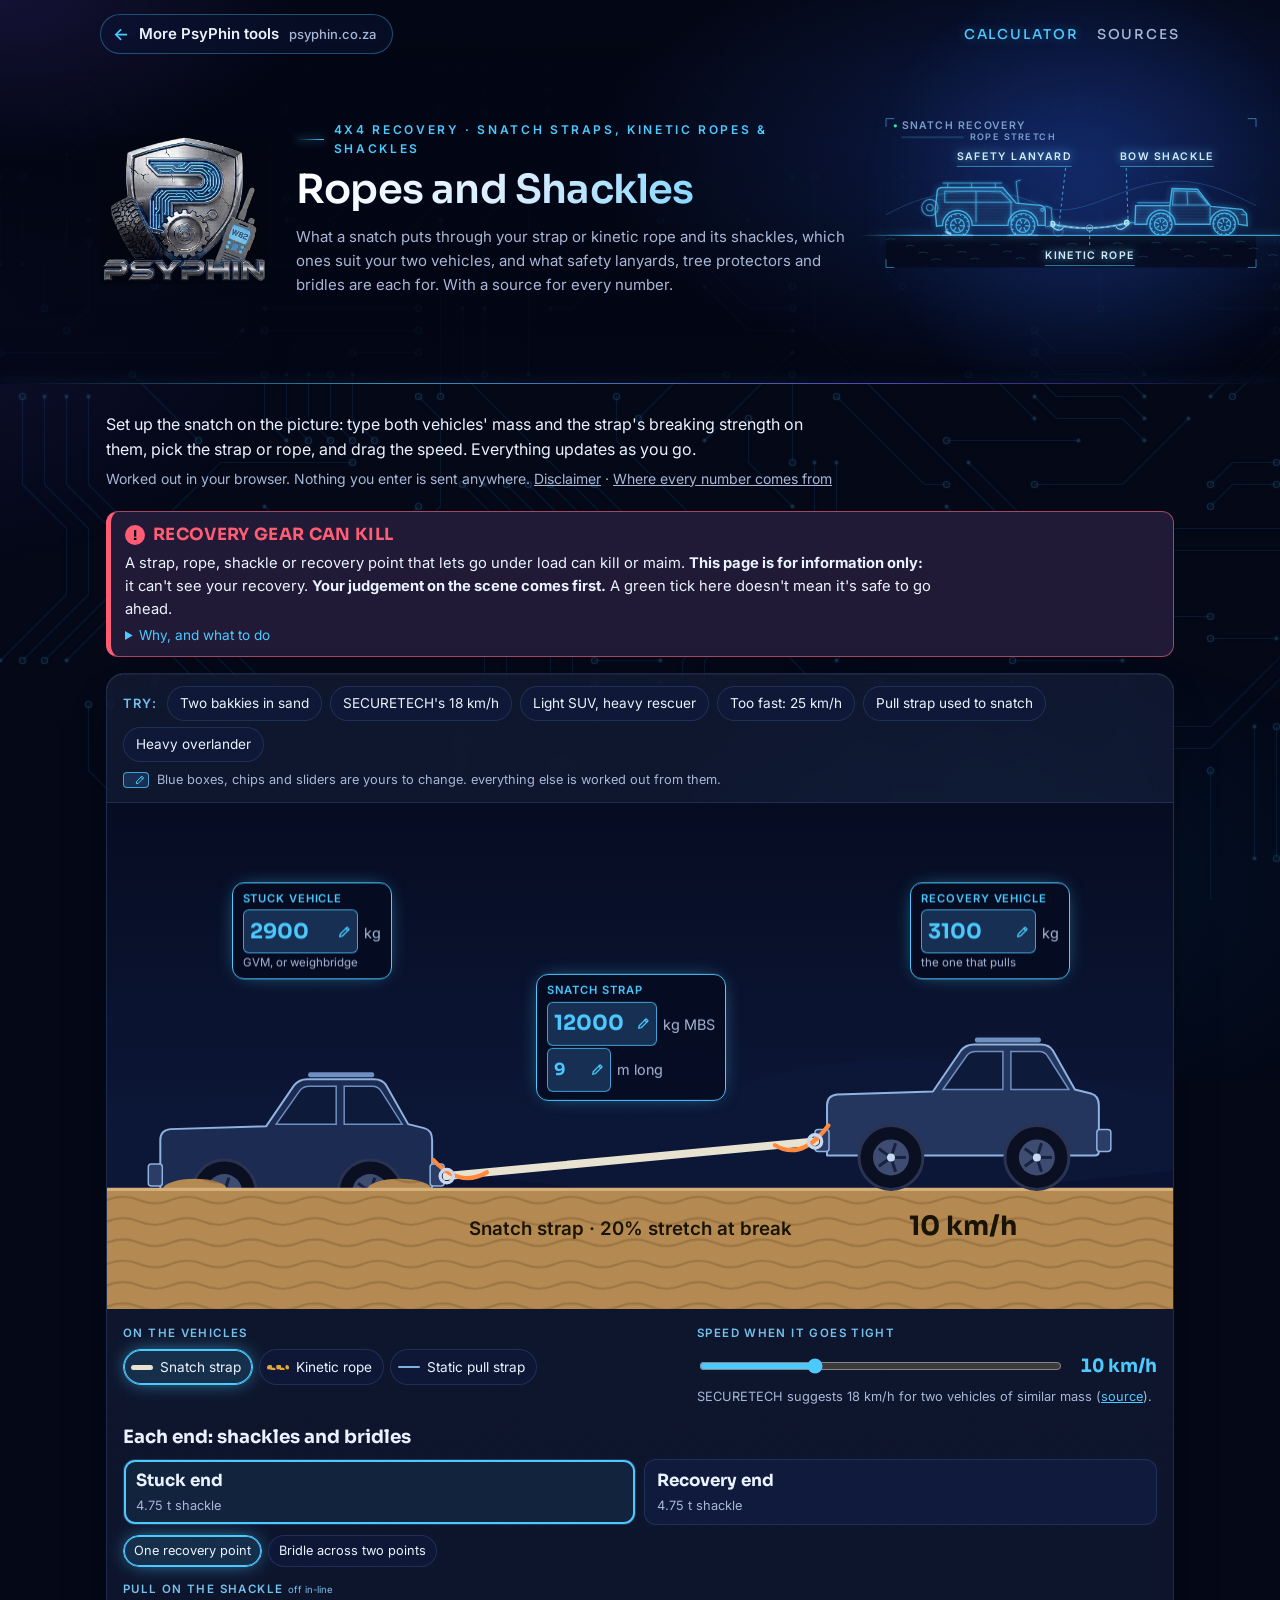
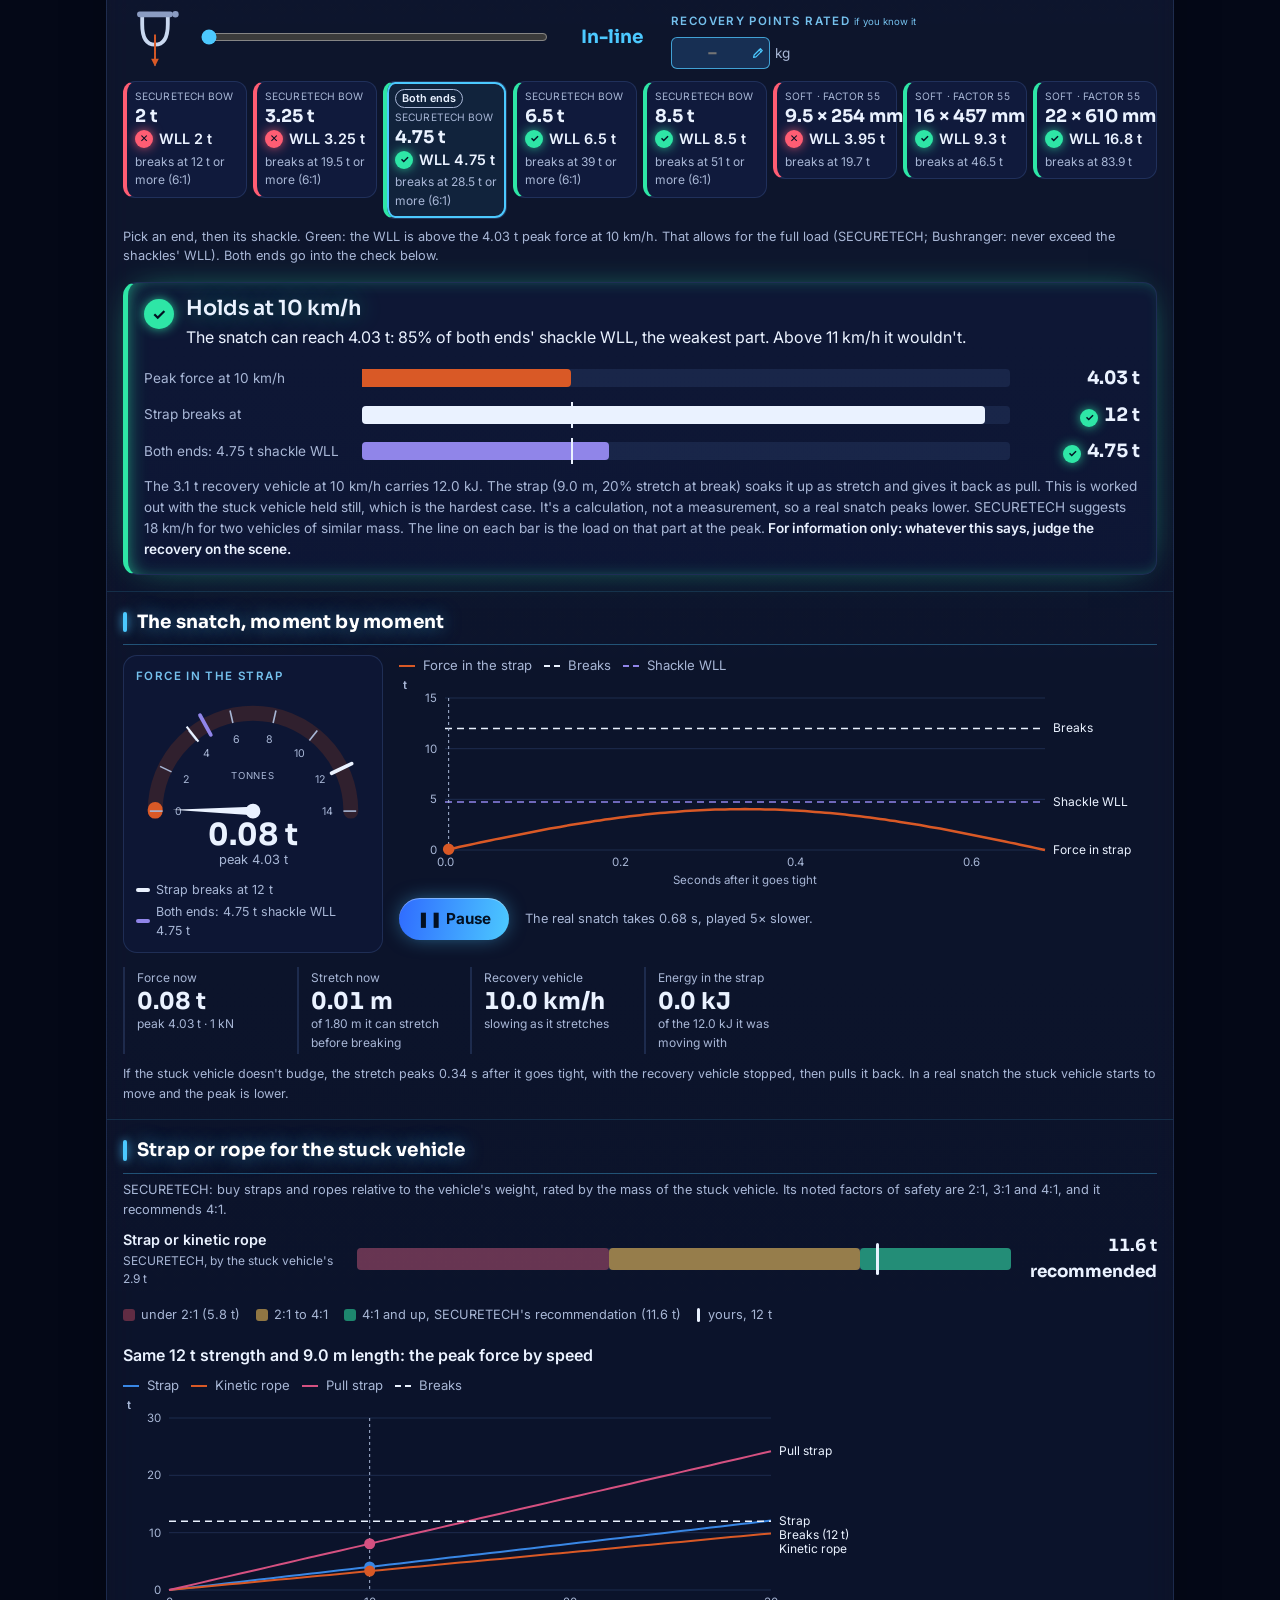
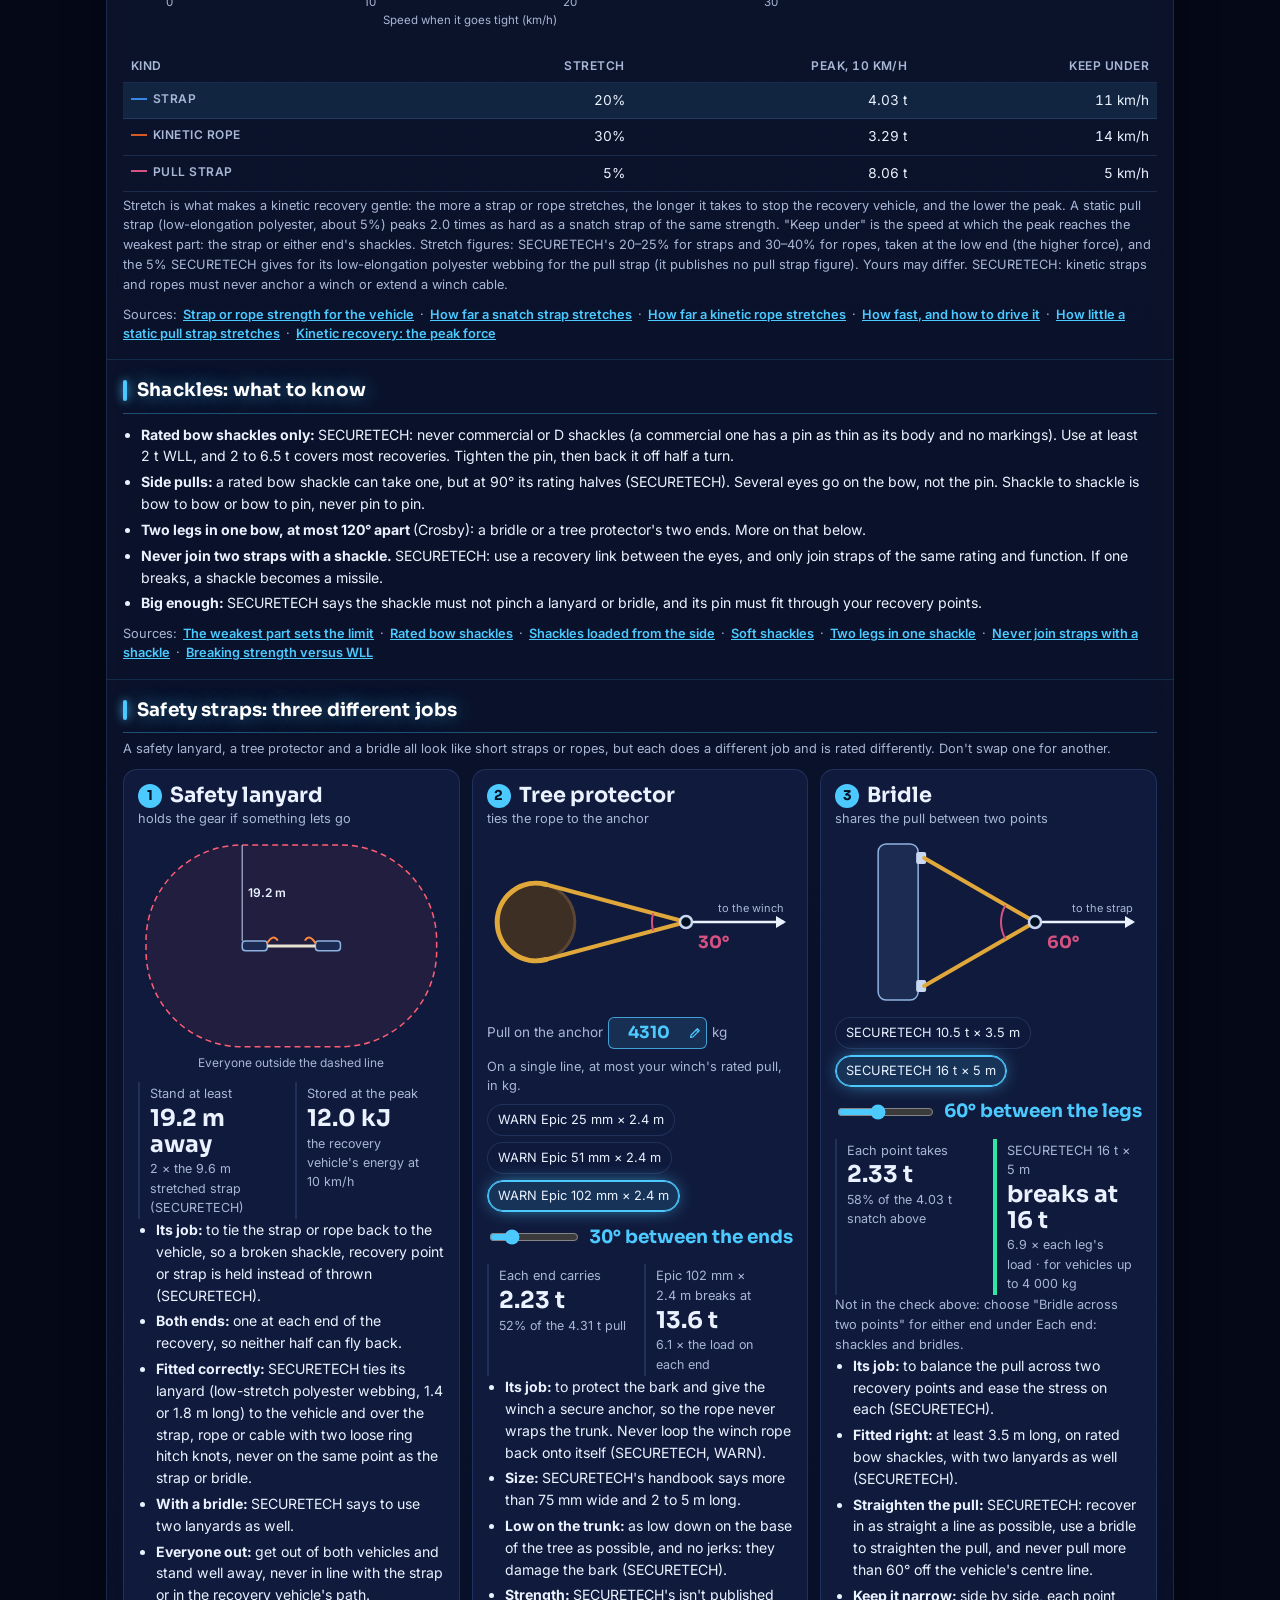
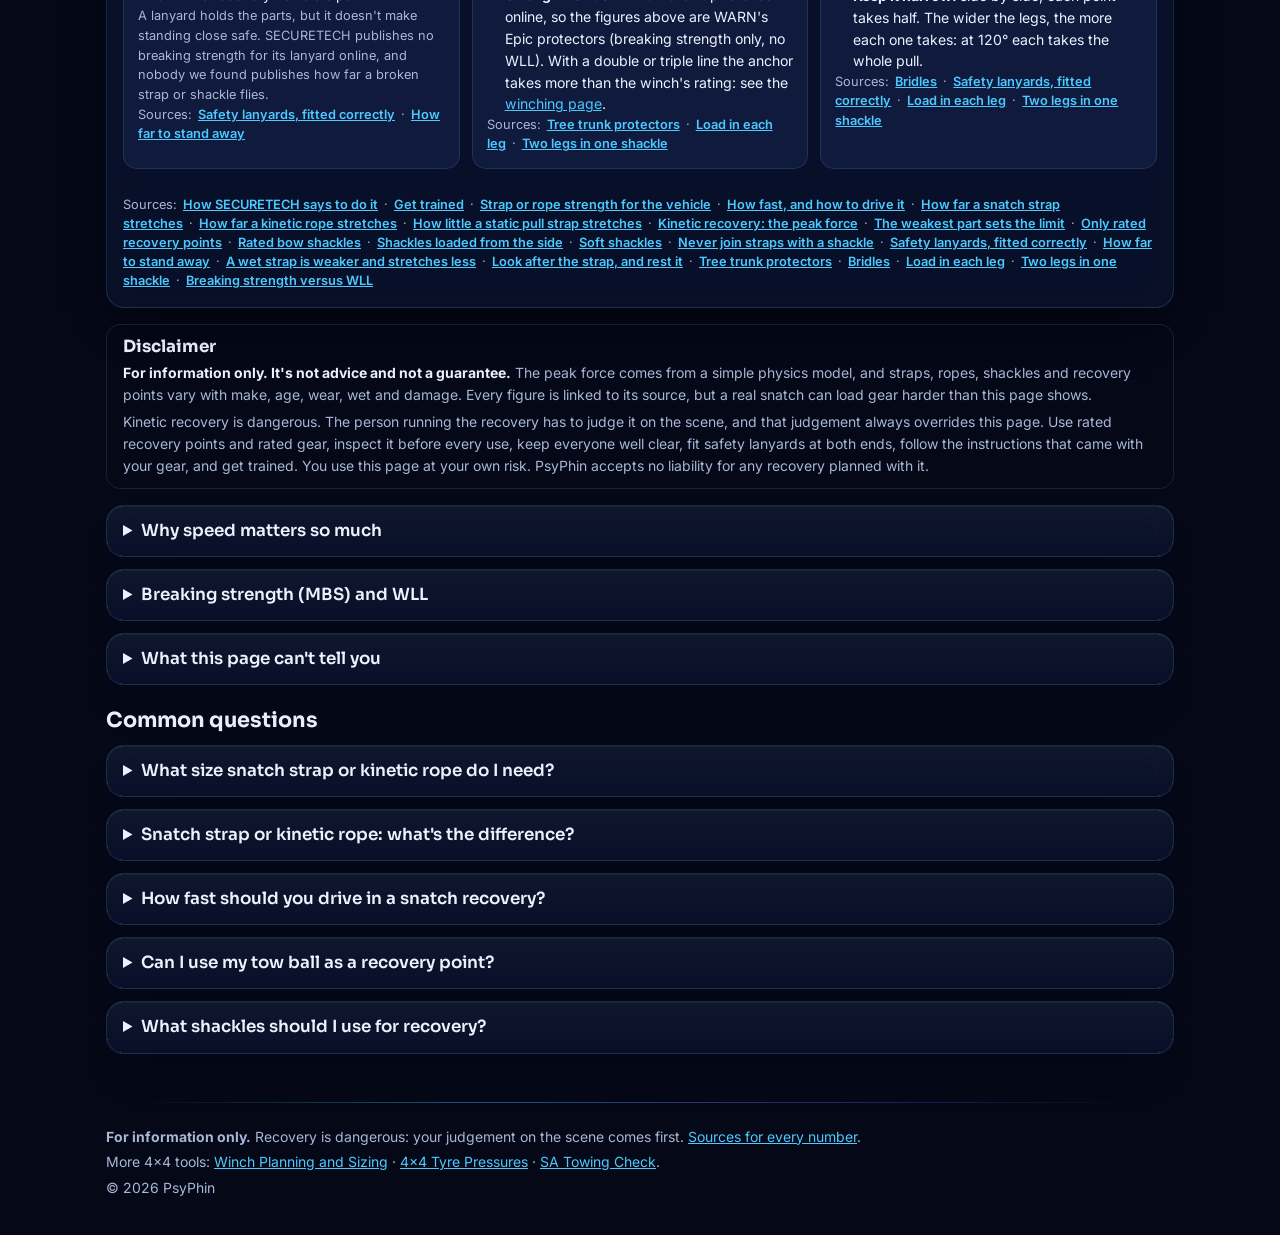
<file: index.html>
<!doctype html>
<html lang="en-ZA" data-circuit="still">
<head>
  <meta charset="utf-8">
  <meta name="viewport" content="width=device-width, initial-scale=1">
  <title>Ropes and Shackles: Kinetic Rope and Snatch Strap Calculator | PsyPhin</title>
  <meta name="description" content="What a snatch puts through your kinetic rope or snatch strap and shackles, and which recovery gear suits your two vehicles. Every number is sourced.">
  <link rel="canonical" href="https://ropes.psyphin.co.za/">
  <script type="application/ld+json">
  {
    "@context": "https://schema.org",
    "@type": "WebApplication",
    "name": "Ropes and Shackles",
    "url": "https://ropes.psyphin.co.za/",
    "description": "What a snatch puts through your kinetic rope or snatch strap and shackles, and which recovery gear suits your two vehicles. Every number is sourced.",
    "applicationCategory": "UtilitiesApplication",
    "operatingSystem": "Any (runs in the browser)",
    "inLanguage": "en-ZA",
    "isAccessibleForFree": true,
    "offers": {
      "@type": "Offer",
      "price": "0",
      "priceCurrency": "ZAR"
    },
    "publisher": {
      "@type": "Organization",
      "name": "PsyPhin",
      "url": "https://psyphin.co.za/"
    }
  }
  </script>
  <meta property="og:type" content="website">
  <meta property="og:url" content="https://ropes.psyphin.co.za/">
  <meta property="og:title" content="Ropes and Shackles">
  <meta property="og:description" content="What a snatch puts through your strap or kinetic rope and its shackles, and what safety lanyards, tree protectors and bridles are each for, with a source for every number. For information only: recovery is dangerous.">
  <meta property="og:image" content="https://psyphin.co.za/assets/img/projects/ropes-recovery-gear.jpg">
  <meta name="twitter:card" content="summary_large_image">
  <meta name="theme-color" content="#040817">
  <link rel="icon" href="favicon.ico" sizes="48x48">
  <link rel="icon" href="favicon-96x96.png" type="image/png" sizes="96x96">
  <link rel="icon" href="favicon-192x192.png" type="image/png" sizes="192x192">
  <link rel="apple-touch-icon" href="apple-touch-icon.png" sizes="180x180">
  <link rel="preconnect" href="https://fonts.googleapis.com">
  <link rel="preconnect" href="https://fonts.gstatic.com" crossorigin>
  <link href="https://fonts.googleapis.com/css2?family=Inter:wght@400;500;600;700&family=Sora:wght@500;600;700&display=swap" rel="stylesheet">
  <link rel="stylesheet" href="css/style.css">
</head>
<body>
  <a class="skip-link" href="#main">Skip to content</a>

  <header class="brand-bar brand-bar--hero">
    <canvas class="hero-fx" aria-hidden="true"></canvas>
    <div class="brand-nav">
      <a class="back-link" href="https://psyphin.co.za/#tools"><span class="back-link-arrow" aria-hidden="true">&larr;</span> <span class="back-link-label"><span class="back-link-more">More </span>PsyPhin tools</span> <span class="back-link-domain">psyphin.co.za</span></a>
      <nav class="nav" aria-label="Site">
        <a href="index.html" aria-current="page">Calculator</a>
        <a href="sources.html">Sources</a>
      </nav>
    </div>
    <div class="brand-inner">
      <a class="brand-logo-link" href="https://psyphin.co.za/" aria-label="PsyPhin home"><img src="logo.jpg" alt="PsyPhin" class="brand-logo" width="560" height="501"></a>
      <div class="brand-text">
        <p class="brand-eyebrow">4x4 recovery &middot; Snatch straps, kinetic ropes &amp; shackles</p>
        <h1>Ropes and Shackles</h1>
        <p class="subtitle">What a snatch puts through your strap or kinetic rope and its shackles, which ones suit your two vehicles, and what safety lanyards, tree protectors and bridles are each for. With a source for every number.</p>
      </div>
    </div>
  </header>

  <main id="main" class="wrap">
    <section class="intro">
      <p class="lede">Set up the snatch on the picture: type both vehicles' mass and the strap's breaking strength on them, pick the strap or rope, and drag the speed. Everything updates as you go.</p>
      <p class="privacy">Worked out in your browser. Nothing you enter is sent anywhere. <a href="#disclaimer">Disclaimer</a> &middot; <a href="sources.html">Where every number comes from</a></p>
    </section>

    <aside class="danger" id="danger" role="note" aria-labelledby="danger-title">
      <p class="danger-title" id="danger-title"><span class="danger-icon" aria-hidden="true">!</span> Recovery gear can kill</p>
      <p>A strap, rope, shackle or recovery point that lets go under load can kill or maim. <strong>This page is for information only:</strong> it can't see your recovery. <strong>Your judgement on the scene comes first.</strong> A green tick here doesn't mean it's safe to go ahead.</p>
      <details class="danger-more">
        <summary>Why, and what to do</summary>
        <p>SECURETECH warns that a shackle which lets go becomes &ldquo;a potentially deadly missile&rdquo; (<a href="sources.html#no-shackle-join">source</a>). This page works from published figures and a simple physics model. It can't see the ground, the state of your gear, your recovery points, the anchor or who is standing where.</p>
        <p>If anything looks wrong, stop. Use rated gear on rated recovery points, fit safety lanyards at both ends, keep everyone well clear, and get proper training: SECURETECH recommends a professional 4x4 recovery course (<a href="sources.html#training">source</a>).</p>
      </details>
    </aside>

    <div class="stage" id="stage">
      <div class="try" id="try"><span class="try-label">Try:</span><p class="try-hint"><span class="try-key" aria-hidden="true"></span>Blue boxes, chips and sliders are yours to change. everything else is worked out from them.</p></div>

      <!-- 1. The snatch: side view, with the masses and the strap typed onto it -->
      <div class="scene" id="scene">
        <div class="scene-pic" id="scene-pic">
          <div class="scene-fields">
            <label class="scene-field" id="f-stuck">
              <span class="sf-label">Stuck vehicle</span>
              <span class="sf-input"><input id="stuckKg" type="text" inputmode="numeric" min="0" step="50" autocomplete="off"><span>kg</span></span>
              <span class="sf-hint">GVM, or weighbridge</span>
            </label>
            <label class="scene-field" id="f-rec">
              <span class="sf-label">Recovery vehicle</span>
              <span class="sf-input"><input id="recKg" type="text" inputmode="numeric" min="0" step="50" autocomplete="off"><span>kg</span></span>
              <span class="sf-hint">the one that pulls</span>
            </label>
            <div class="scene-field scene-field--strap" id="f-strap">
              <span class="sf-label" id="strap-label">Strap</span>
              <label class="sf-input"><input id="mbsKg" type="text" inputmode="numeric" min="0" step="100" autocomplete="off" aria-labelledby="strap-label mbs-unit"><span id="mbs-unit">kg MBS</span></label>
              <label class="sf-input sf-input--small"><input id="lengthM" type="text" inputmode="decimal" min="1" step="0.5" autocomplete="off" aria-labelledby="strap-label len-unit"><span id="len-unit">m long</span></label>
            </div>
          </div>
        </div>
      </div>

      <div class="controls">
        <div class="ctl ctl--gear">
          <span class="ctl-label" id="gear-label">On the vehicles</span>
          <div class="chips" id="gear-chips" role="radiogroup" aria-labelledby="gear-label"></div>
        </div>
        <div class="ctl ctl--speed">
          <span class="ctl-label" id="speed-label">Speed when it goes tight</span>
          <div class="slider">
            <input type="range" id="speedKmh" min="1" max="30" step="1" aria-labelledby="speed-label">
            <output id="speed-out" for="speedKmh"></output>
          </div>
          <p class="hint speed-hint">SECURETECH suggests 18 km/h for two vehicles of similar mass (<a href="sources.html#snatch-speed">source</a>).</p>
        </div>
      </div>

      <!-- Each end: its shackle, and a bridle or not. Inputs, so they sit with the others above the verdict -->
      <div class="ends" id="ends-part">
        <p class="ends-label">Each end: shackles and bridles</p>
        <div class="end-tabs" id="end-tabs" role="radiogroup" aria-label="Which end you're setting up"></div>
        <div class="hookup">
          <div class="chips chips--small" id="hook-chips" role="radiogroup" aria-label="Hooked to"></div>
          <div class="hook-bridle" id="hook-bridle">
            <div class="chips chips--small" id="hook-bridle-chips" role="radiogroup" aria-label="Bridle"></div>
            <div class="slider">
              <input type="range" id="hookBridleDeg" min="0" max="150" step="5" aria-label="Angle between the bridle's legs">
              <output id="hook-bridle-out" for="hookBridleDeg"></output>
            </div>
          </div>
        </div>
        <div class="shackle-top">
          <div class="ctl ctl--side">
            <span class="ctl-label" id="side-label">Pull on the shackle <small>off in-line</small></span>
            <div class="slider slider--pic">
              <span id="side-view"></span>
              <input type="range" id="sideDeg" min="0" max="90" step="1" aria-labelledby="side-label">
              <output id="side-out" for="sideDeg"></output>
            </div>
          </div>
          <div class="ctl ctl--point">
            <label class="ctl-label" for="pointKg">Recovery points rated <small>if you know it</small></label>
            <span class="mini-field"><input id="pointKg" type="text" inputmode="numeric" min="0" step="100" placeholder="–"><span>kg</span></span>
          </div>
        </div>
        <ul class="shackles" id="shackles" role="radiogroup" aria-label="Shackle at this end"></ul>
        <p class="hint" id="shackle-hint"></p>
      </div>

      <div class="verdict" id="verdict" role="status" aria-live="polite"></div>

      <!-- 2. The snatch, moment by moment -->
      <div class="part" id="play-part">
        <p class="part-label">The snatch, moment by moment</p>
        <div class="play">
          <figure class="gauge-box">
            <p class="box-title">Force in the strap</p>
            <div id="gauge"></div>
            <figcaption><strong id="force-now">0 kg</strong><span id="force-sub">force now</span></figcaption>
            <ul class="gauge-legend" id="gauge-legend"></ul>
          </figure>
          <div class="play-main">
            <div id="chart-snatch"></div>
            <div class="play-bar">
              <button type="button" class="play-button" id="play">&#9654; Play the snatch</button>
              <span class="hint play-slow" id="play-slow"></span>
            </div>
          </div>
        </div>
        <div class="readouts" id="readouts"></div>
      </div>

      <!-- 3. Strap or rope for these vehicles -->
      <div class="part" id="size-part">
        <p class="part-label">Strap or rope for the stuck vehicle</p>
        <div id="sizes"></div>
      </div>

      <!-- 4. Shackles: the rules (the shackle pickers sit with the other inputs, above the verdict) -->
      <div class="part" id="shackle-part">
        <p class="part-label">Shackles: what to know</p>
        <div id="shackle-notes"></div>
      </div>

      <!-- 5. Safety straps: three different jobs -->
      <div class="part" id="safety-part">
        <p class="part-label">Safety straps: three different jobs</p>
        <p class="hint part-intro">A safety lanyard, a tree protector and a bridle all look like short straps or ropes, but each does a different job and is rated differently. Don't swap one for another.</p>
        <div class="jobs">
          <section class="job" id="job-lanyard" aria-labelledby="job-lanyard-title">
            <h3 class="job-title" id="job-lanyard-title"><span class="job-num">1</span> Safety lanyard <small>holds the gear if something lets go</small></h3>
            <div class="job-pic" id="lanyard-pic"></div>
            <div class="job-body" id="lanyard-body"></div>
          </section>
          <section class="job" id="job-tree" aria-labelledby="job-tree-title">
            <h3 class="job-title" id="job-tree-title"><span class="job-num">2</span> Tree protector <small>ties the rope to the anchor</small></h3>
            <div class="job-pic" id="tree-pic"></div>
            <div class="job-controls">
              <label class="mini-field">Pull on the anchor <input id="treePullKg" type="text" inputmode="numeric" min="0" step="50"><span>kg</span></label>
              <p class="hint">On a single line, at most your winch's rated pull, in kg.</p>
              <div class="chips chips--small" id="protector-chips" role="radiogroup" aria-label="Tree protector"></div>
              <div class="slider">
                <input type="range" id="treeDeg" min="0" max="150" step="5" aria-label="Angle between the protector's two ends">
                <output id="tree-out" for="treeDeg"></output>
              </div>
            </div>
            <div class="job-body" id="tree-body"></div>
          </section>
          <section class="job" id="job-bridle" aria-labelledby="job-bridle-title">
            <h3 class="job-title" id="job-bridle-title"><span class="job-num">3</span> Bridle <small>shares the pull between two points</small></h3>
            <div class="job-pic" id="bridle-pic"></div>
            <div class="job-controls">
              <div class="chips chips--small" id="bridle-chips" role="radiogroup" aria-label="Bridle"></div>
              <div class="slider">
                <input type="range" id="bridleDeg" min="0" max="150" step="5" aria-label="Angle between the bridle's legs">
                <output id="bridle-out" for="bridleDeg"></output>
              </div>
            </div>
            <div class="job-body" id="bridle-body"></div>
          </section>
        </div>
      </div>

      <div id="stage-sources"></div>
    </div>

    <aside id="disclaimer" class="disclaimer" aria-labelledby="disclaimer-title">
      <h2 id="disclaimer-title">Disclaimer</h2>
      <p><strong>For information only. It's not advice and not a guarantee.</strong> The peak force comes from a simple physics model, and straps, ropes, shackles and recovery points vary with make, age, wear, wet and damage. Every figure is linked to its source, but a real snatch can load gear harder than this page shows.</p>
      <p>Kinetic recovery is dangerous. The person running the recovery has to judge it on the scene, and that judgement always overrides this page. Use rated recovery points and rated gear, inspect it before every use, keep everyone well clear, fit safety lanyards at both ends, follow the instructions that came with your gear, and get trained. You use this page at your own risk. PsyPhin accepts no liability for any recovery planned with it.</p>
    </aside>

    <section class="explainers" aria-label="Explainers">
      <details class="explainer" id="explain-model">
        <summary>Why speed matters so much</summary>
        <div class="explainer-body"></div>
      </details>
      <details class="explainer" id="explain-mbs">
        <summary>Breaking strength (MBS) and WLL</summary>
        <div class="explainer-body"></div>
      </details>
      <details class="explainer" id="explain-gaps">
        <summary>What this page can't tell you</summary>
        <div class="explainer-body"></div>
      </details>
    </section>

    <section class="explainers faq" aria-labelledby="faq-title">
      <h2 id="faq-title" class="faq-title">Common questions</h2>
      <details class="explainer" id="faq-size">
        <summary>What size snatch strap or kinetic rope do I need?</summary>
        <div class="explainer-body"></div>
      </details>
      <details class="explainer" id="faq-types">
        <summary>Snatch strap or kinetic rope: what's the difference?</summary>
        <div class="explainer-body"></div>
      </details>
      <details class="explainer" id="faq-speed">
        <summary>How fast should you drive in a snatch recovery?</summary>
        <div class="explainer-body"></div>
      </details>
      <details class="explainer" id="faq-towball">
        <summary>Can I use my tow ball as a recovery point?</summary>
        <div class="explainer-body"></div>
      </details>
      <details class="explainer" id="faq-shackles">
        <summary>What shackles should I use for recovery?</summary>
        <div class="explainer-body"></div>
      </details>
    </section>
  </main>

  <footer class="site-footer">
    <div class="wrap">
      <p><strong>For information only.</strong> Recovery is dangerous: your judgement on the scene comes first. <a href="sources.html">Sources for every number</a>.</p>
      <p>More 4x4 tools: <a href="https://winching.psyphin.co.za/">Winch Planning and Sizing</a> &middot; <a href="https://tyres.psyphin.co.za/">4x4 Tyre Pressures</a> &middot; <a href="https://towing.psyphin.co.za/">SA Towing Check</a>.</p>
      <p>&copy; <span id="year"></span> PsyPhin</p>
    </div>
  </footer>

  <script src="js/data.js"></script>
  <script src="js/calc.js"></script>
  <script src="js/ui.js"></script>
  <script src="js/diagrams.js"></script>
  <script src="js/app.js"></script>
  <script src="js/circuit.js"></script>
  <script src="js/fx.js"></script>

  <!-- GoatCounter: cookie-free page-visit stats at https://psyphin.goatcounter.com/ (never sees form inputs) -->
  <!-- Shared with psyphin.co.za: prefix paths with the host so this site's "/" is counted separately -->
  <script>window.goatcounter = { path: function (p) { return location.host + p; } };</script>
  <script data-goatcounter="https://psyphin.goatcounter.com/count" async src="//gc.zgo.at/count.js"></script>
</body>
</html>
</file>
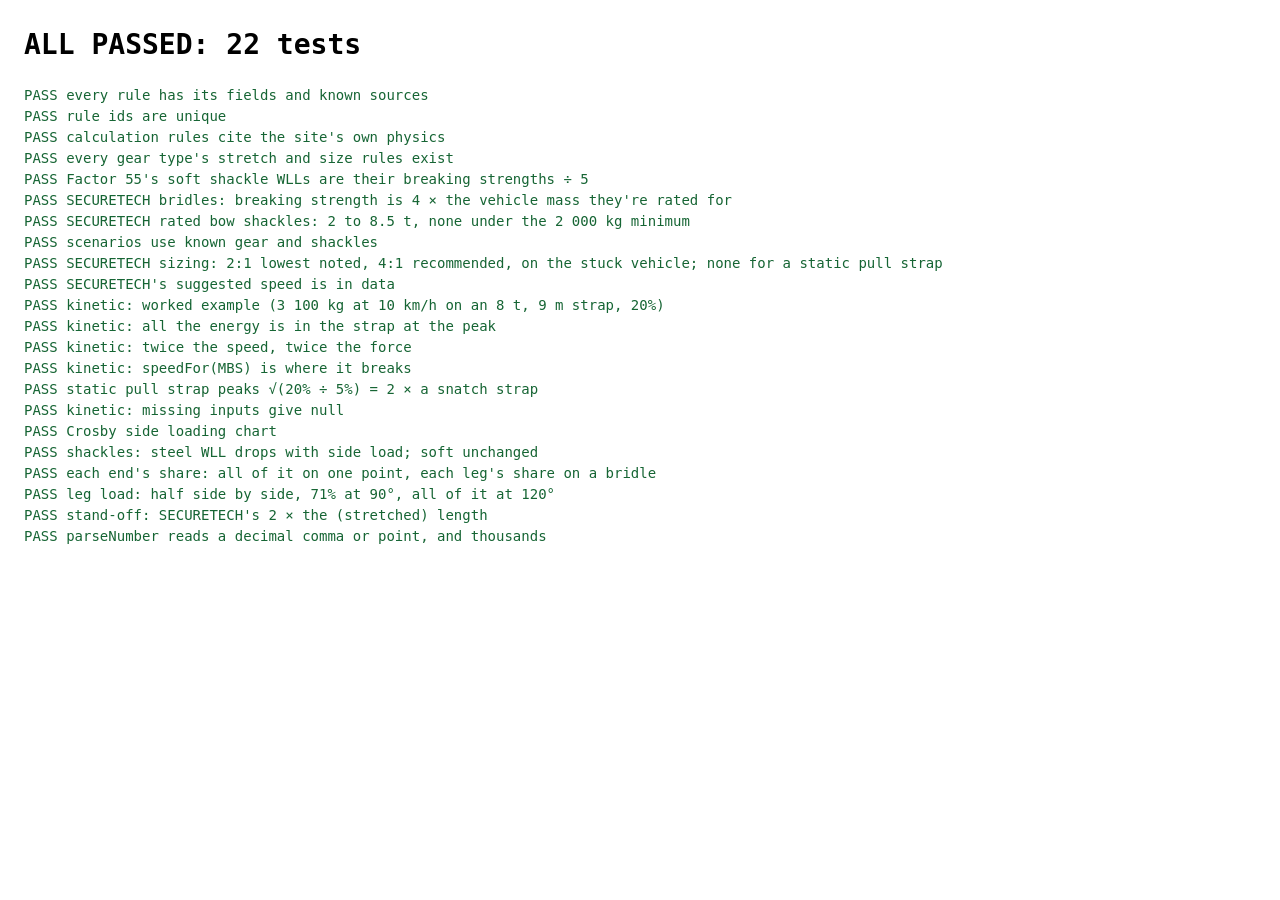
<file: tests/index.html>
<!doctype html>
<html lang="en">
<head>
  <meta charset="utf-8">
  <meta name="robots" content="noindex">
  <title>Tests | Ropes and Shackles</title>
  <style>
    body { font: 14px/1.5 ui-monospace, Consolas, monospace; margin: 24px; background: #fff; color: #000; }
    ul { list-style: none; padding: 0; }
    .ok { color: #166534; }
    .bad { color: #b91c1c; font-weight: bold; }
  </style>
</head>
<body>
  <h1 id="summary">Running…</h1>
  <ul id="results"></ul>
  <script src="../js/data.js"></script>
  <script src="../js/calc.js"></script>
  <script src="calc.test.js"></script>
</body>
</html>
</file>
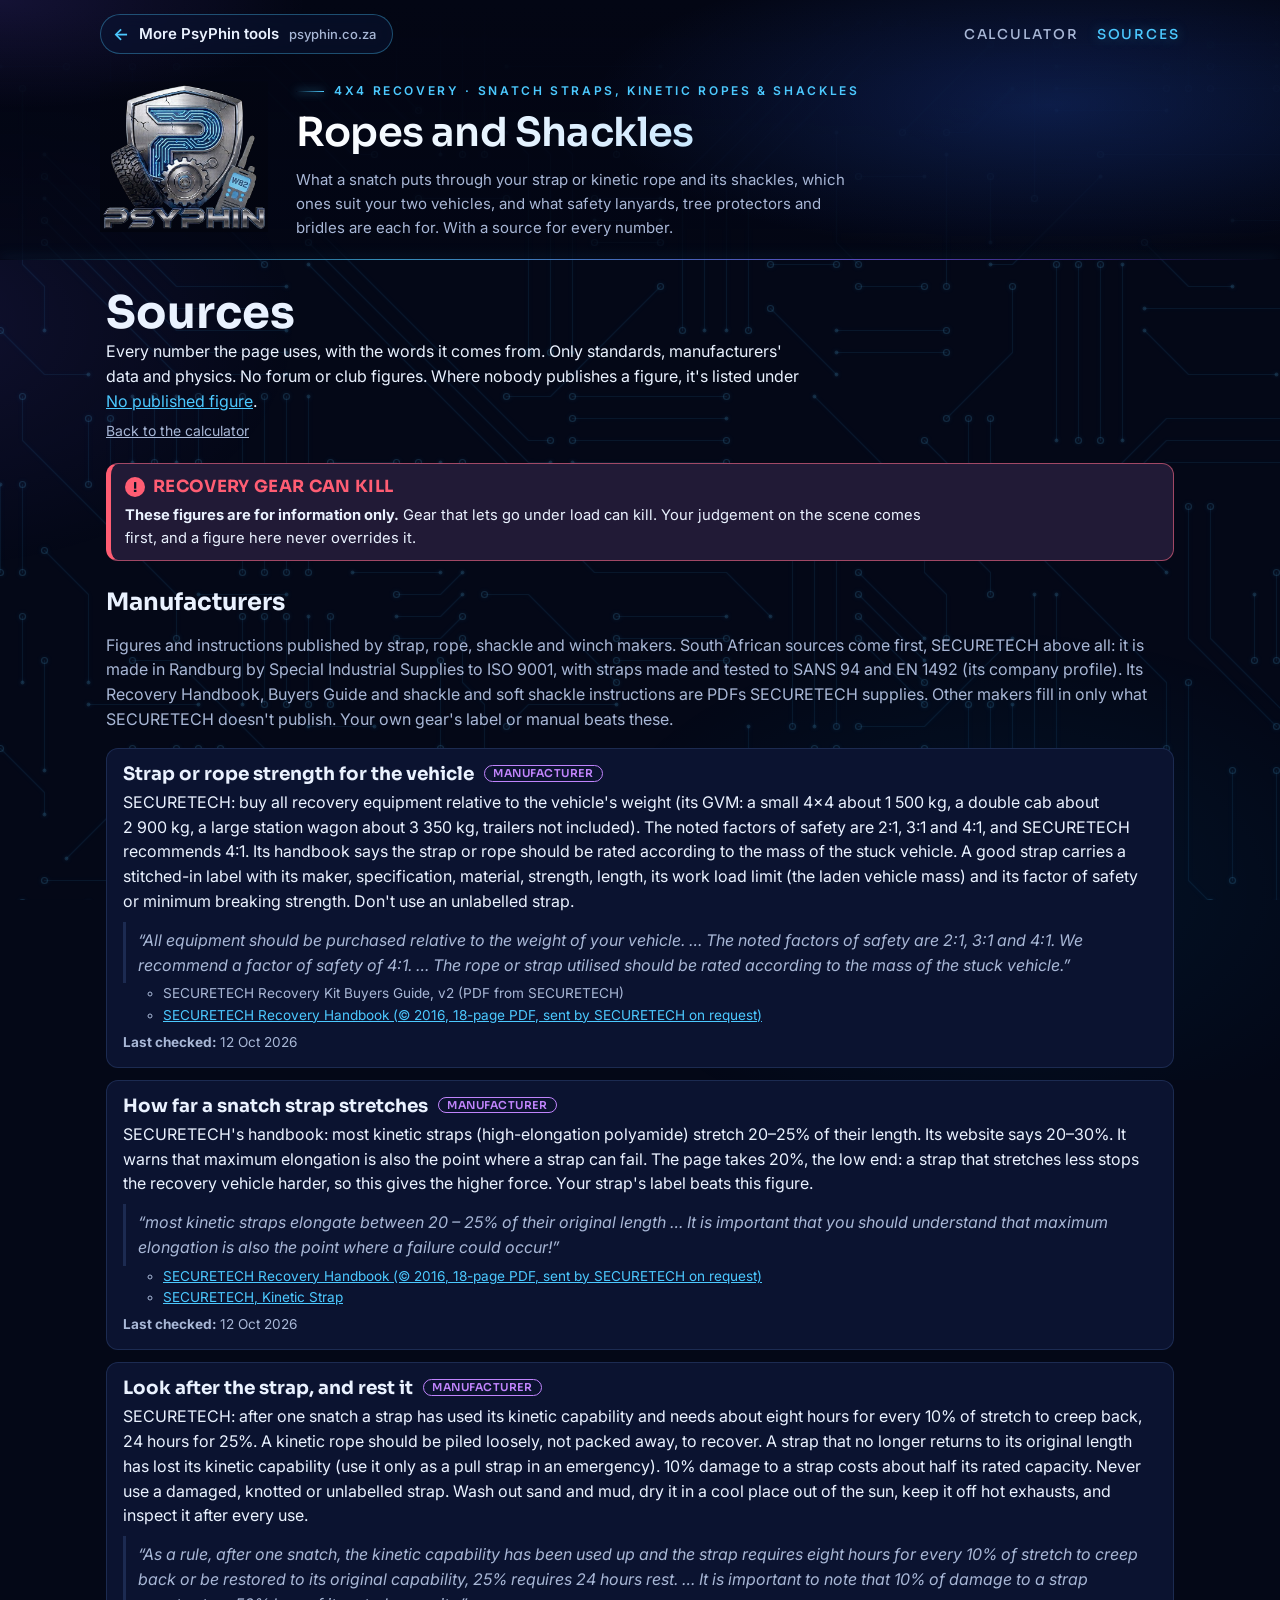
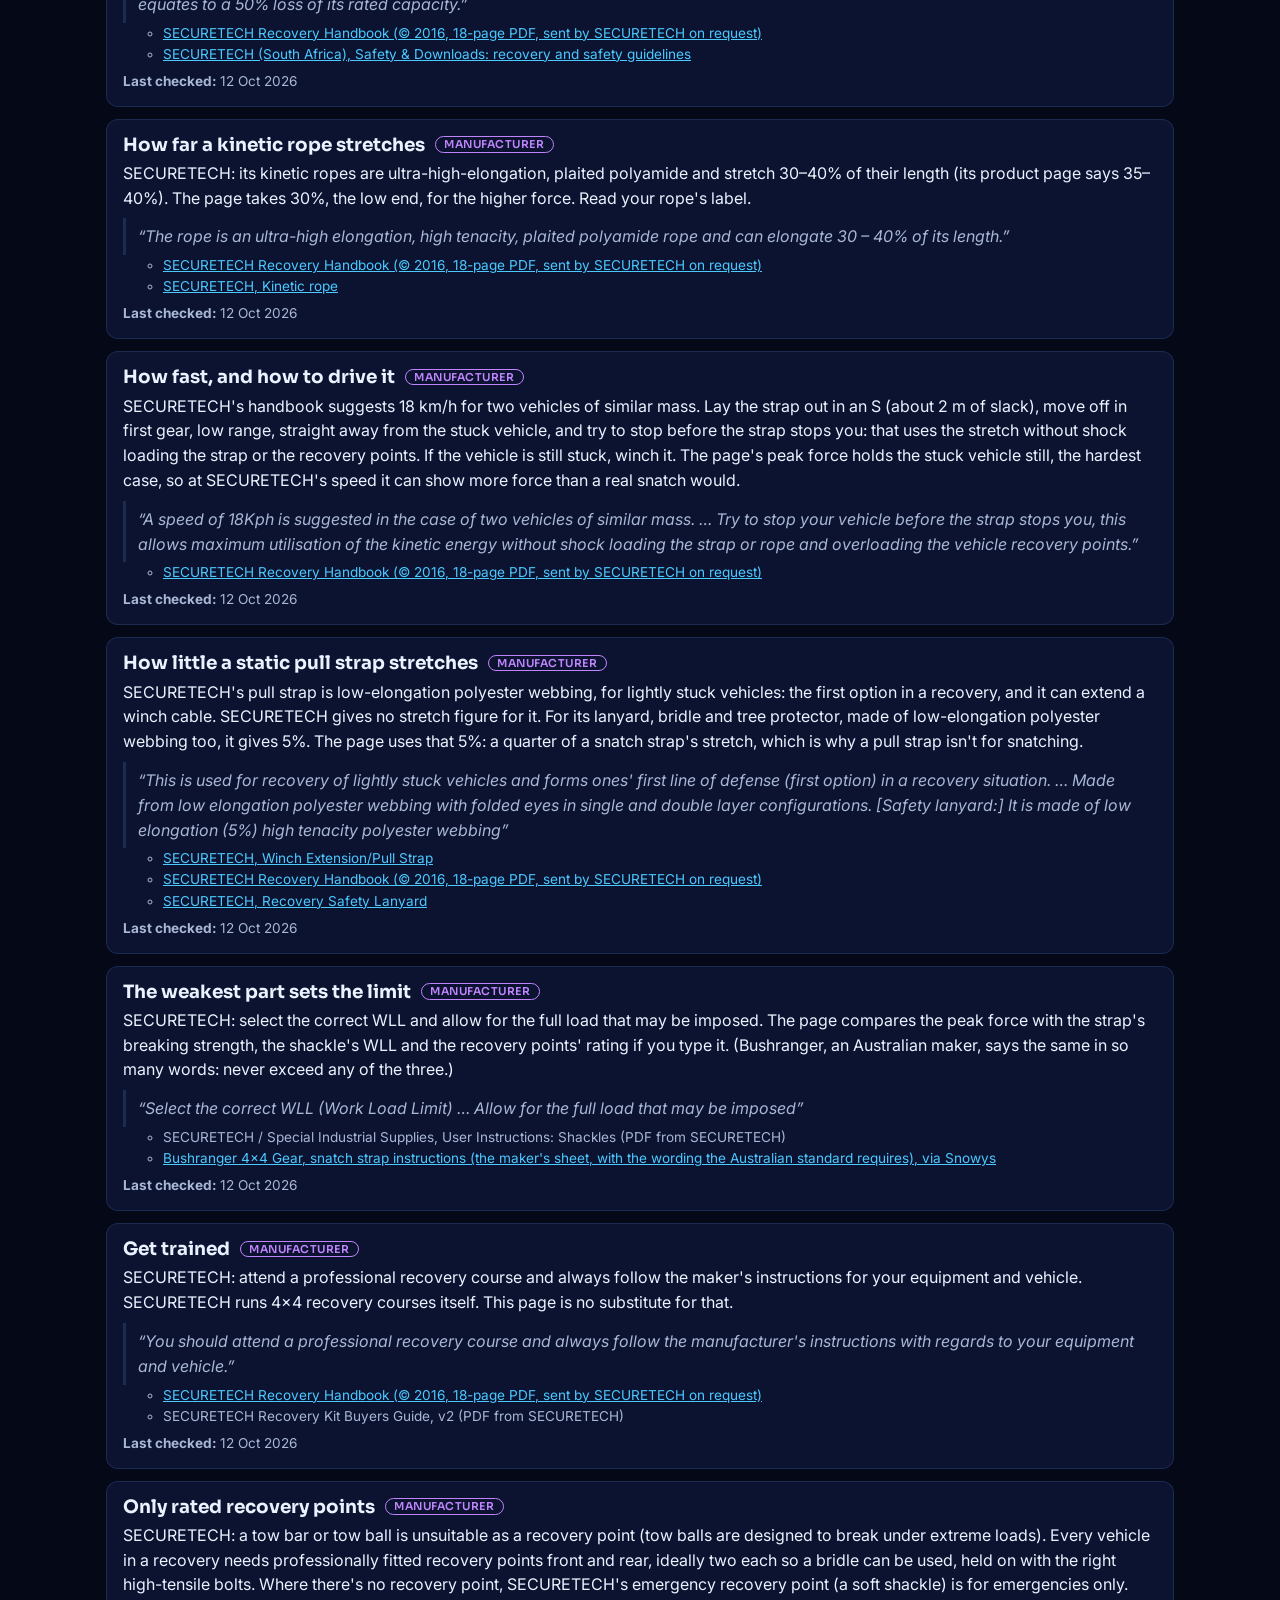
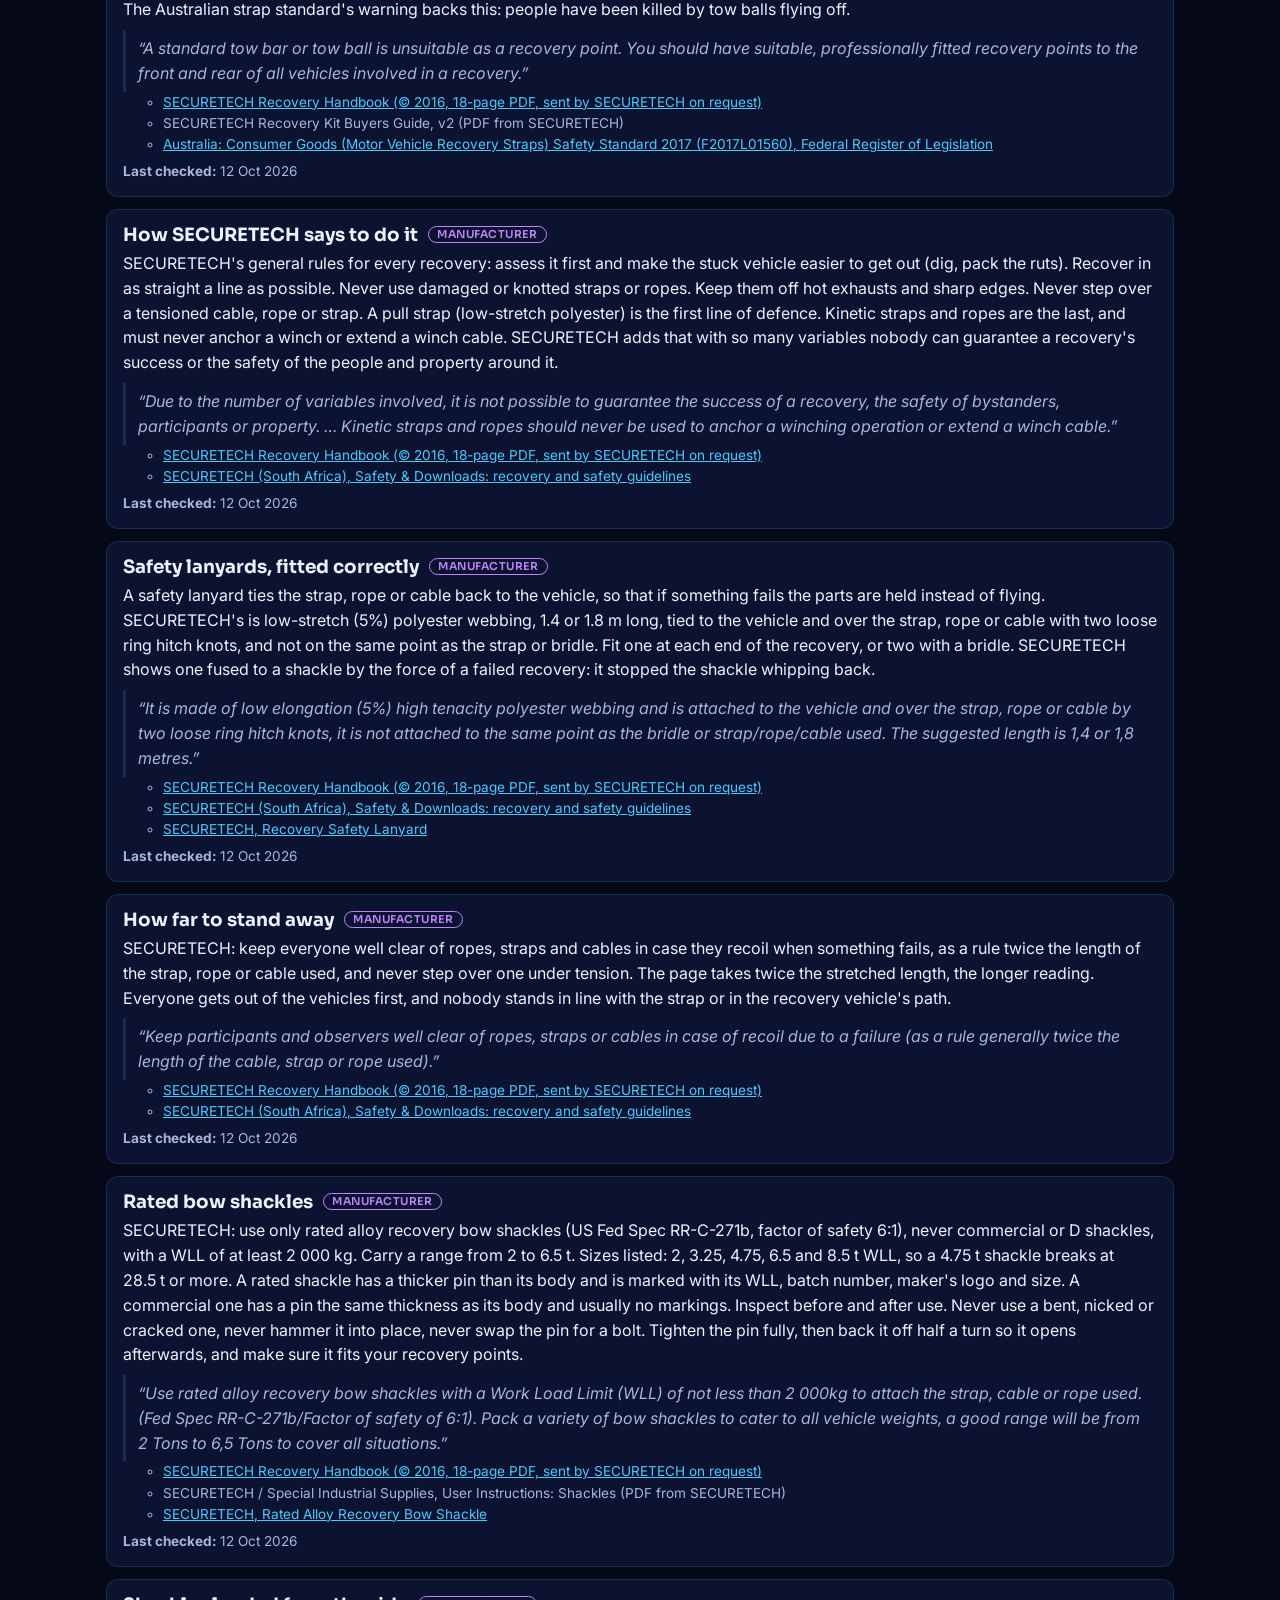
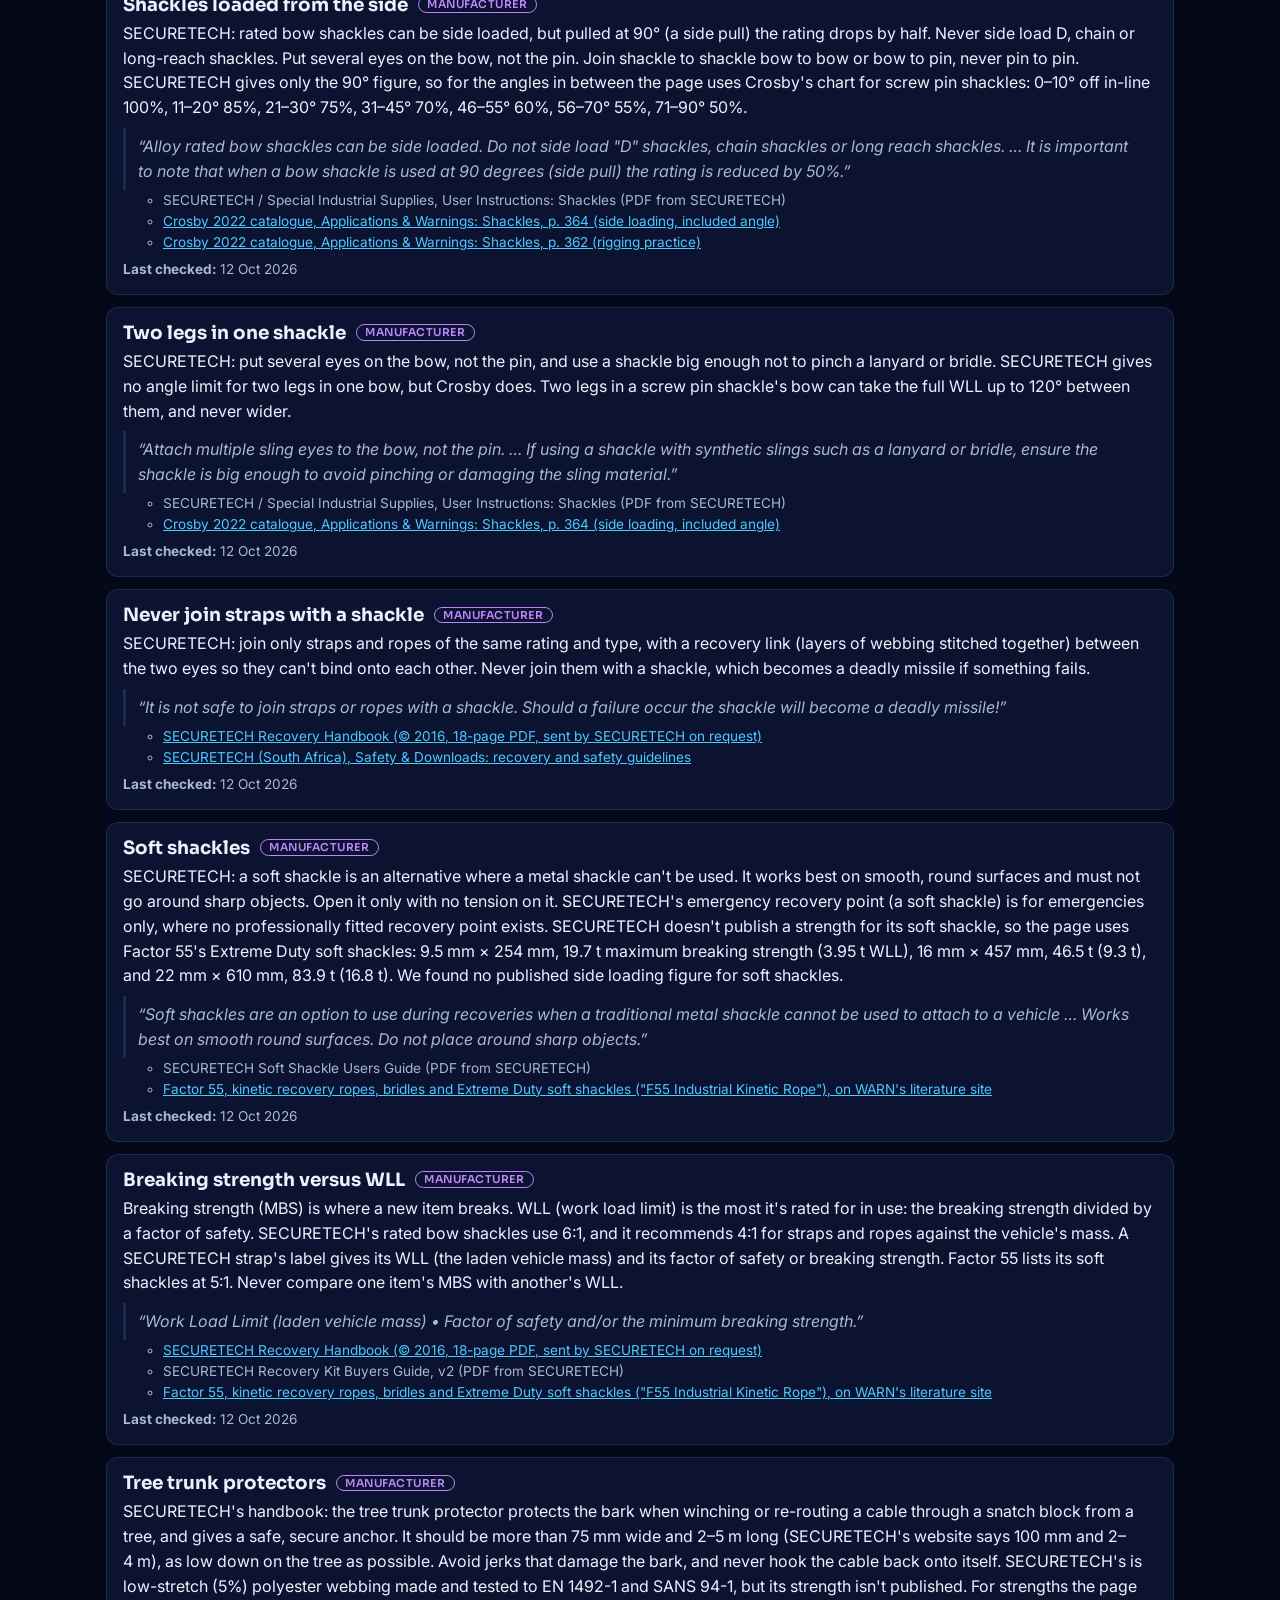
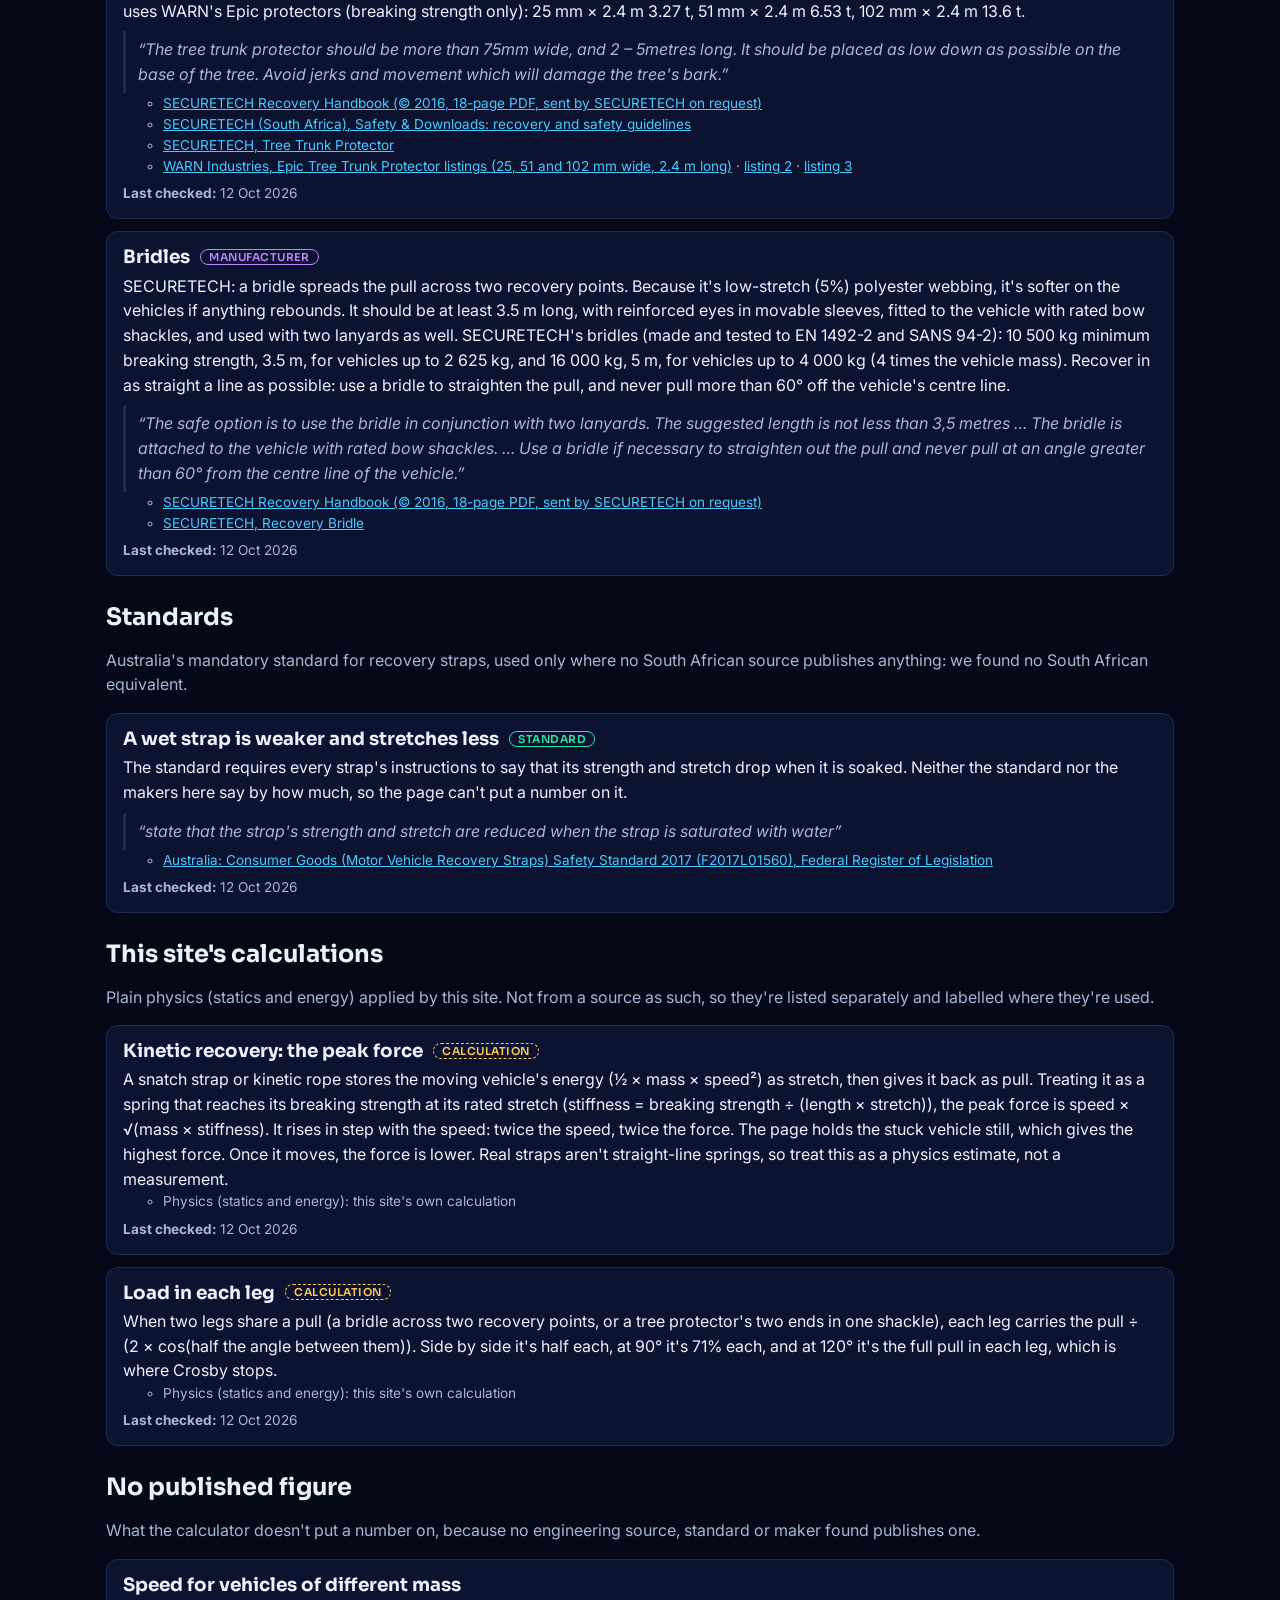
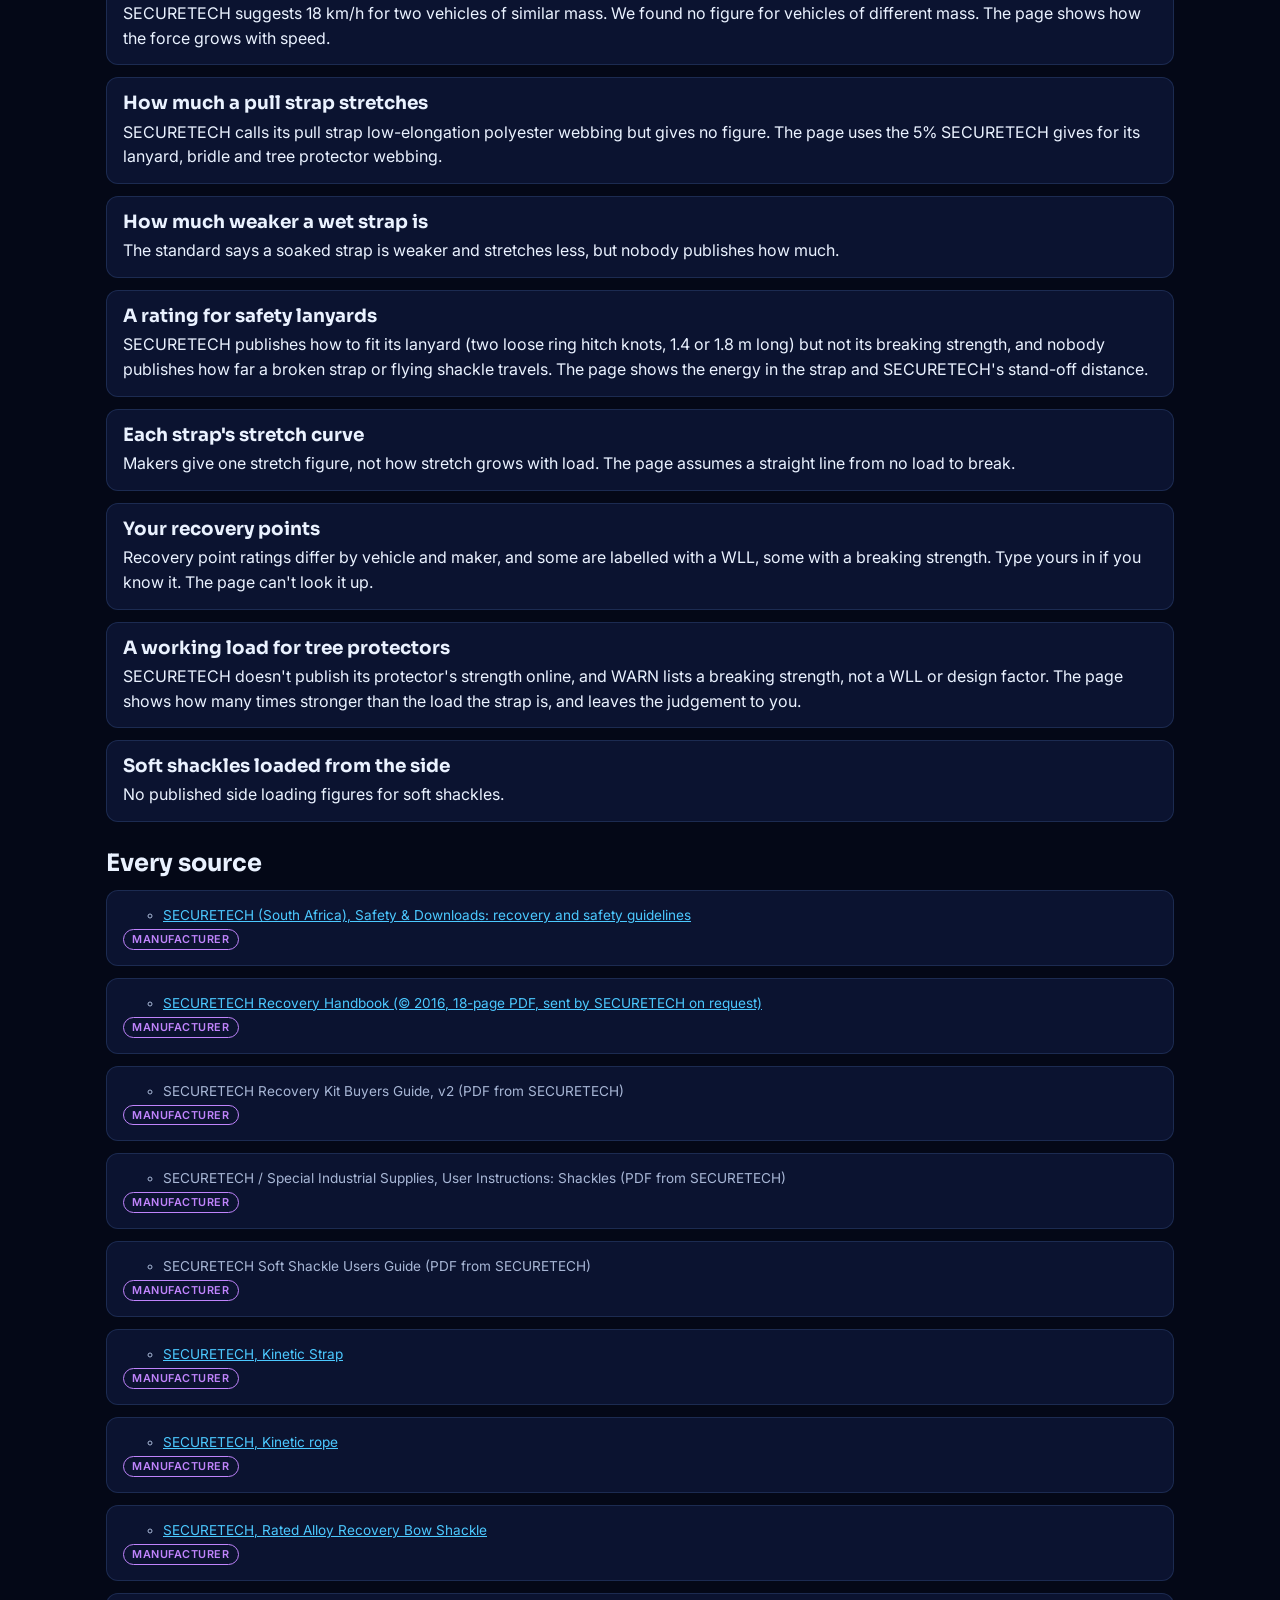
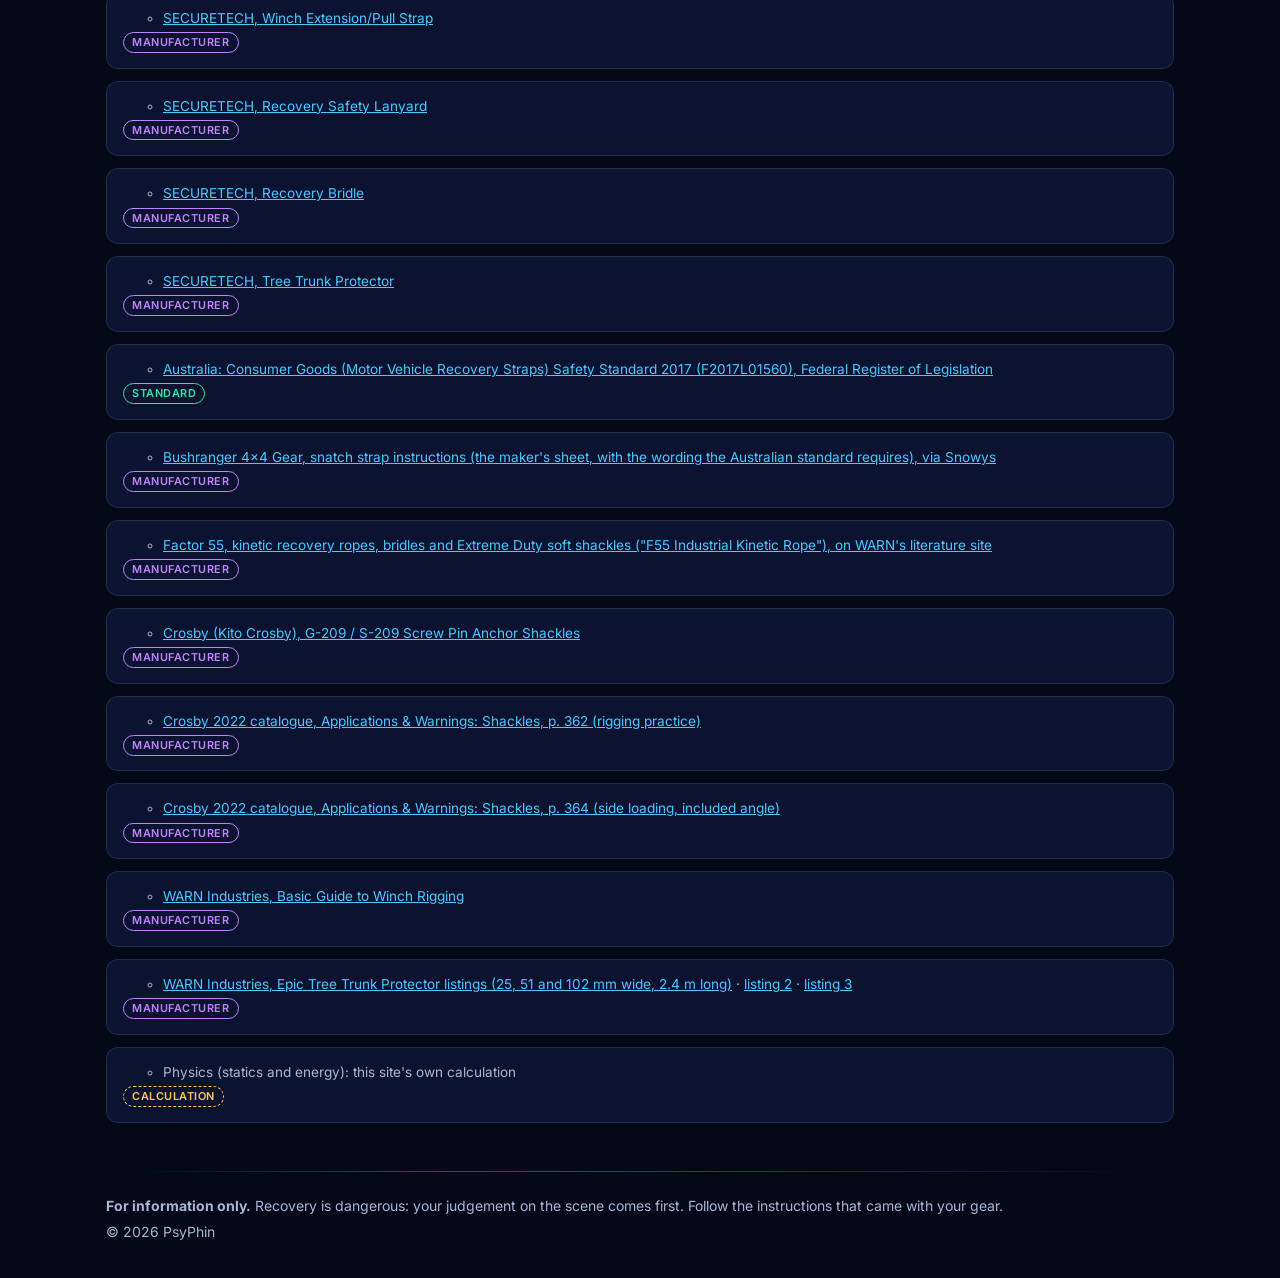
<file: sources.html>
<!doctype html>
<html lang="en-ZA" data-circuit="still">
<head>
  <meta charset="utf-8">
  <meta name="viewport" content="width=device-width, initial-scale=1">
  <title>Sources | Ropes and Shackles | PsyPhin</title>
  <meta name="description" content="Every number the Ropes and Shackles page uses, with the exact words from its source: SECURETECH first, then Factor 55, Crosby, WARN and Bushranger.">
  <link rel="canonical" href="https://ropes.psyphin.co.za/sources.html">
  <meta property="og:type" content="website">
  <meta property="og:url" content="https://ropes.psyphin.co.za/sources.html">
  <meta property="og:title" content="Sources | Ropes and Shackles">
  <meta property="og:description" content="What a snatch puts through your strap or kinetic rope and its shackles, and what safety lanyards, tree protectors and bridles are each for, with a source for every number. For information only: recovery is dangerous.">
  <meta name="twitter:card" content="summary">
  <meta name="theme-color" content="#040817">
  <link rel="icon" href="favicon.ico" sizes="48x48">
  <link rel="icon" href="favicon-96x96.png" type="image/png" sizes="96x96">
  <link rel="icon" href="favicon-192x192.png" type="image/png" sizes="192x192">
  <link rel="apple-touch-icon" href="apple-touch-icon.png" sizes="180x180">
  <link rel="preconnect" href="https://fonts.googleapis.com">
  <link rel="preconnect" href="https://fonts.gstatic.com" crossorigin>
  <link href="https://fonts.googleapis.com/css2?family=Inter:wght@400;500;600;700&family=Sora:wght@500;600;700&display=swap" rel="stylesheet">
  <link rel="stylesheet" href="css/style.css">
</head>
<body>
  <a class="skip-link" href="#main">Skip to content</a>

  <header class="brand-bar">
    <div class="brand-nav">
      <a class="back-link" href="https://psyphin.co.za/#tools"><span class="back-link-arrow" aria-hidden="true">&larr;</span> <span class="back-link-label"><span class="back-link-more">More </span>PsyPhin tools</span> <span class="back-link-domain">psyphin.co.za</span></a>
      <nav class="nav" aria-label="Site">
        <a href="index.html">Calculator</a>
        <a href="sources.html" aria-current="page">Sources</a>
      </nav>
    </div>
    <div class="brand-inner">
      <a class="brand-logo-link" href="https://psyphin.co.za/" aria-label="PsyPhin home"><img src="logo.jpg" alt="PsyPhin" class="brand-logo" width="560" height="501"></a>
      <div class="brand-text">
        <p class="brand-eyebrow">4x4 recovery &middot; Snatch straps, kinetic ropes &amp; shackles</p>
        <p class="brand-title">Ropes and Shackles</p>
        <p class="subtitle">What a snatch puts through your strap or kinetic rope and its shackles, which ones suit your two vehicles, and what safety lanyards, tree protectors and bridles are each for. With a source for every number.</p>
      </div>
    </div>
  </header>

  <main id="main" class="wrap">
    <section class="intro">
      <h1>Sources</h1>
      <p class="lede">Every number the page uses, with the words it comes from. Only standards, manufacturers' data and physics. No forum or club figures. Where nobody publishes a figure, it's listed under <a href="#gaps">No published figure</a>.</p>
      <p class="privacy"><a href="index.html">Back to the calculator</a></p>
    </section>

    <aside class="danger" role="note" aria-labelledby="danger-title">
      <p class="danger-title" id="danger-title"><span class="danger-icon" aria-hidden="true">!</span> Recovery gear can kill</p>
      <p><strong>These figures are for information only.</strong> Gear that lets go under load can kill. Your judgement on the scene comes first, and a figure here never overrides it.</p>
    </aside>

    <div id="source-groups"></div>
  </main>

  <footer class="site-footer">
    <div class="wrap">
      <p><strong>For information only.</strong> Recovery is dangerous: your judgement on the scene comes first. Follow the instructions that came with your gear.</p>
      <p>&copy; <span id="year"></span> PsyPhin</p>
    </div>
  </footer>

  <script src="js/data.js"></script>
  <script src="js/calc.js"></script>
  <script src="js/ui.js"></script>
  <script src="js/sources.js"></script>
  <script src="js/circuit.js"></script>

  <!-- GoatCounter: cookie-free page-visit stats at https://psyphin.goatcounter.com/ -->
  <!-- Shared with psyphin.co.za: prefix paths with the host so this site's "/" is counted separately -->
  <script>window.goatcounter = { path: function (p) { return location.host + p; } };</script>
  <script data-goatcounter="https://psyphin.goatcounter.com/count" async src="//gc.zgo.at/count.js"></script>
</body>
</html>
</file>
<file: css/style.css>
/* Ropes and Shackles. Colours follow psyphin.co.za (css/style.css there);
   based on the SA Towing Check stylesheet, so the tools look the same: the navy
   "deep space" look shared by every PsyPhin site since 2026-10-18. */
:root {
  --bg: #040817;
  --surface: #0b1330;
  --surface-2: #101a3c;
  --glass: rgba(11, 19, 48, 0.58);
  --glass-2: rgba(16, 26, 60, 0.6);
  --border: rgba(120, 170, 255, 0.16);
  --text: #eaf2ff;
  --text-muted: #a8b7d6;
  --accent: #4cc9ff;
  --accent-strong: #2f6bff;
  --accent-glow: rgba(76, 201, 255, 0.35);
  --violet: #7c5cff;

  /* anything the visitor can change: blue box, blue value, pencil (worked-out figures stay plain) */
  --input-bg: color-mix(in srgb, var(--accent) 12%, var(--surface-2));
  --input-border: color-mix(in srgb, var(--accent) 70%, var(--border));
  --pencil: url("data:image/svg+xml,%3Csvg xmlns='http://www.w3.org/2000/svg' viewBox='0 0 16 16' fill='none' stroke='%234cc9ff' stroke-width='1.6' stroke-linecap='round' stroke-linejoin='round'%3E%3Cpath d='M11.2 2.3l2.5 2.5-8.4 8.4-3.2.7.7-3.2z'/%3E%3Cpath d='M9.6 3.9l2.5 2.5'/%3E%3C/svg%3E");

  /* traffic light */
  --pass: #2ee6a6;
  --warn: #ffc857;
  --fail: #ff5d73;
  --info: #4cc9ff;
  --incomplete: #7487ad;

  /* panel accents */
  --legal: #4cc9ff;
  --maker: #c084fc;

  /* chart series (validated for colour-blind separation on --surface-2) */
  --series-1: #3987e5;
  --series-2: #d95926;
  --series-3: #9085e9;
  --series-4: #d55181;
  --series-neutral: #7487ad;

  /* under construction banner */
  --construction: #fbbf24;
  --construction-ink: #1a1405;

  --radius: 14px;
  --max-width: 1100px;
  --font-body: "Inter", system-ui, -apple-system, "Segoe UI", Roboto, sans-serif;
  --font-display: "Sora", "Inter", system-ui, sans-serif;
}

*,
*::before,
*::after {
  box-sizing: border-box;
}

/* elements with display rules below must still hide (modes, trailer fields) */
[hidden] {
  display: none !important;
}

body {
  margin: 0;
  background: var(--bg);
  color: var(--text);
  font-family: var(--font-body);
  font-size: 1rem;
  line-height: 1.55;
  -webkit-font-smoothing: antialiased;
  overflow-x: hidden;
}

/* Fixed layers behind the whole page, the same on every PsyPhin site (change them
   together): a glowing circuit board and slow-drifting pools of blue and violet
   light. js/circuit.js (identical on every site) draws the circuit on two canvases
   (.circuit-fx) and adds .fx-circuit to <html>, which hides the static fallback
   tile in body::before. Here (owner's request, 2026-10-19) both are dimmer than
   on the other sites and still: the pages set <html data-circuit="still">, so
   circuit.js draws the board once with no pulses, and the light doesn't drift,
   so nothing moves behind the text. */
body::before,
body::after {
  content: "";
  position: fixed;
  inset: 0;
  z-index: -1;
  pointer-events: none;
}

body::before {
  opacity: 0.5;
  background-image: url("data:image/svg+xml,%3Csvg xmlns='http://www.w3.org/2000/svg' width='180' height='180' fill='none'%3E%3Cfilter id='g' filterUnits='userSpaceOnUse' x='-20' y='-20' width='220' height='220'%3E%3CfeGaussianBlur stdDeviation='1.8' result='b'/%3E%3CfeMerge%3E%3CfeMergeNode in='b'/%3E%3CfeMergeNode in='SourceGraphic'/%3E%3C/feMerge%3E%3C/filter%3E%3Cg filter='url(%23g)'%3E%3Cg stroke='%233fb6ff' stroke-opacity='0.18' stroke-width='1.1'%3E%3Cpath d='M0 40h46l18 18h44M108 58v42l18 18h54M24 180v-44l18-18h34M180 22h-34L124 0M76 118v-20l-14-14H0M146 180v-26l12-12h22'/%3E%3C/g%3E%3Cg stroke='%235cc8ff' stroke-opacity='0.38'%3E%3Ccircle cx='108' cy='58' r='2.6'/%3E%3Ccircle cx='76' cy='118' r='2.6'/%3E%3Ccircle cx='146' cy='22' r='2.6'/%3E%3Ccircle cx='146' cy='154' r='2.6'/%3E%3C/g%3E%3C/g%3E%3C/svg%3E");
}

.fx-circuit body::before {
  display: none;
}

body::after {
  z-index: -2;
  inset: -20%;
  background:
    radial-gradient(38% 32% at 82% 8%, rgba(47, 107, 255, 0.18), transparent 70%),
    radial-gradient(30% 28% at 10% 40%, rgba(124, 92, 255, 0.1), transparent 70%),
    radial-gradient(34% 30% at 70% 85%, rgba(0, 180, 255, 0.07), transparent 70%);
}

.circuit-fx {
  position: fixed;
  top: 0;
  left: 0;
  z-index: -1;
  pointer-events: none;
  opacity: 0.5;
}

::selection {
  background: rgba(76, 201, 255, 0.35);
  color: #fff;
}

a {
  color: var(--accent);
}

h1,
h2,
h3 {
  font-family: var(--font-display);
  line-height: 1.15;
  margin: 0;
}

.wrap {
  max-width: var(--max-width);
  margin: 0 auto;
  padding: 0 16px;
}

.skip-link {
  position: absolute;
  left: -9999px;
}

.skip-link:focus {
  left: 16px;
  top: 16px;
  z-index: 10;
  background: var(--surface);
  padding: 8px 12px;
}

.visually-hidden {
  position: absolute;
  width: 1px;
  height: 1px;
  overflow: hidden;
  clip: rect(0 0 0 0);
  white-space: nowrap;
}

.muted {
  color: var(--text-muted);
}

/* ------------------------------------------------------------ header / footer */
.site-header {
  border-bottom: 1px solid var(--border);
  background: rgba(2, 2, 3, 0.92);
  position: sticky;
  top: 0;
  z-index: 5;
  backdrop-filter: blur(6px);
}

.site-header-inner {
  max-width: var(--max-width);
  margin: 0 auto;
  padding: 12px 16px;
  display: flex;
  align-items: center;
  justify-content: space-between;
  gap: 16px;
}

/* back link pill: same design as fuel.psyphin.co.za's header link */
.back-link {
  display: inline-flex;
  align-items: center;
  flex-wrap: wrap;
  gap: 4px 10px;
  padding: 8px 16px 8px 12px;
  border: 1px solid rgba(76, 201, 255, 0.35);
  border-radius: 999px;
  background: rgba(10, 20, 52, 0.55);
  -webkit-backdrop-filter: blur(10px);
  backdrop-filter: blur(10px);
  color: var(--text);
  font-size: 15px;
  font-weight: 600;
  line-height: 1.3;
  text-decoration: none;
  transition: background-color 0.15s ease, border-color 0.15s ease, box-shadow 0.15s ease;
}

.back-link-arrow {
  color: var(--accent);
  font-size: 17px;
  transition: transform 0.15s ease;
}

.back-link-domain {
  color: var(--text-muted);
  font-weight: 500;
  font-size: 13px;
}

.back-link:hover {
  background: rgba(76, 201, 255, 0.14);
  border-color: var(--accent);
  box-shadow: 0 0 22px rgba(76, 201, 255, 0.3);
}

.back-link:hover .back-link-arrow {
  transform: translateX(-3px);
}

.back-link:focus-visible {
  outline: 2px solid var(--accent);
  outline-offset: 3px;
}

/* phones: the pill, page links and shield share one row, so drop the domain,
   keep the pill on one line and shorten it to "← PsyPhin tools" */
@media (max-width: 480px) {
  .back-link-domain {
    display: none;
  }

  .back-link {
    flex-wrap: nowrap;
    white-space: nowrap;
  }
}

@media (max-width: 420px) {
  .back-link-more {
    display: none;
  }

  .back-link {
    padding: 7px 12px 7px 10px;
    gap: 8px;
    font-size: 14px;
  }
}

@media (prefers-reduced-motion: reduce) {
  .back-link,
  .back-link-arrow {
    transition: none;
  }
}

.nav {
  display: flex;
  gap: 18px;
}

/* page links + PsyPhin shield (a copy of psyphin.co.za's brand-64.png), top right */
.header-end {
  display: flex;
  align-items: center;
  gap: 16px;
}

.brand {
  display: block;
  flex: none;
  border-radius: 6px;
}

.brand img {
  display: block;
  width: 32px;
  height: 32px;
  border-radius: 6px;
}

.brand:focus-visible {
  outline: 2px solid var(--accent);
  outline-offset: 3px;
}

@media (max-width: 420px) {
  .site-header-inner {
    gap: 12px;
  }

  .header-end,
  .nav {
    gap: 12px;
  }

  .nav a {
    font-size: 1rem;
  }

  .brand img {
    width: 28px;
    height: 28px;
  }
}

@media (max-width: 350px) {
  .site-header-inner {
    padding-left: 12px;
    padding-right: 12px;
  }

  .site-header-inner,
  .header-end,
  .nav {
    gap: 8px;
  }

  .back-link {
    padding: 6px 10px 6px 8px;
    gap: 6px;
  }
}

.nav a {
  color: var(--text-muted);
  text-decoration: none;
  font-family: var(--font-display);
  font-weight: 600;
  font-size: 1.05rem;
  letter-spacing: 0.02em;
}

.nav a[aria-current="page"],
.nav a:hover {
  color: var(--accent);
}

.site-footer {
  border-top: 1px solid var(--border);
  margin-top: 48px;
  padding: 20px 0 32px;
  color: var(--text-muted);
  font-size: 0.875rem;
}

.site-footer p {
  margin: 4px 0;
}

/* ------------------------------------------------------------ intro */
.intro {
  padding: 28px 0 8px;
}

.intro h1 {
  font-size: clamp(2rem, 6vw, 2.8rem);
  color: var(--text);
}

.lede {
  max-width: 62ch;
  margin: 10px 0 6px;
  color: var(--text);
}

.privacy {
  margin: 0;
  color: var(--text-muted);
  font-size: 0.875rem;
}

/* ------------------------------------------------------------ modes */
.modes {
  display: grid;
  grid-template-columns: repeat(4, 1fr);
  gap: 4px;
  margin-top: 20px;
  padding: 4px;
  background: var(--surface);
  border: 1px solid var(--border);
  border-radius: 12px;
  max-width: 760px;
}

/* phones: two rows of two */
@media (max-width: 560px) {
  .modes {
    grid-template-columns: 1fr 1fr;
  }
}

.mode-button small {
  display: block;
  font-family: var(--font-body);
  font-weight: 500;
  font-size: 0.72rem;
  letter-spacing: 0.04em;
  text-transform: uppercase;
  opacity: 0.8;
}

.mode-button {
  font: inherit;
  font-family: var(--font-display);
  font-weight: 700;
  font-size: 1.05rem;
  line-height: 1.15;
  min-height: 44px;
  padding: 6px 8px;
  color: var(--text-muted);
  background: transparent;
  border: 0;
  border-radius: 9px;
  cursor: pointer;
}

.mode-button:hover {
  color: var(--text);
}

.mode-button[aria-pressed="true"] {
  color: #031022;
  background: var(--accent);
}

.mode-button:focus-visible {
  outline: 2px solid var(--accent);
  outline-offset: 2px;
}

.mode-hint {
  margin: 8px 0 0;
  font-size: 0.875rem;
  color: var(--text-muted);
}

.jump-link {
  white-space: nowrap;
}

.results {
  scroll-margin-top: 64px; /* clear the sticky header */
}

@media (min-width: 900px) {
  .jump-link {
    display: none;
  }
}

/* ------------------------------------------------------------ layout */
.layout {
  display: grid;
  gap: 24px;
  margin-top: 20px;
}

@media (min-width: 900px) {
  .layout {
    grid-template-columns: minmax(300px, 380px) 1fr;
    align-items: start;
  }
}

/* ------------------------------------------------------------ form */
.inputs fieldset {
  border: 1px solid var(--border);
  background: var(--surface);
  border-radius: var(--radius);
  margin: 0 0 16px;
  padding: 14px 16px 6px;
  min-width: 0;
}

.inputs legend {
  font-family: var(--font-display);
  font-weight: 700;
  font-size: 1.15rem;
  padding: 0 6px;
  color: var(--accent);
}

.field {
  margin-bottom: 14px;
}

.field > label,
.field > .label {
  display: block;
  font-weight: 600;
  font-size: 0.95rem;
  margin-bottom: 6px;
}

.hint {
  margin: 4px 0 0;
  font-size: 0.8rem;
  color: var(--text-muted);
}

input[inputmode],
select {
  width: 100%;
  font: inherit;
  font-size: 1rem; /* 16px stops iOS zooming on focus */
  color: var(--text);
  background: var(--surface-2);
  border: 1px solid var(--border);
  border-radius: 10px;
  padding: 10px 12px;
  min-height: 44px;
}

input[inputmode]:focus,
select:focus {
  outline: 2px solid var(--accent);
  outline-offset: 1px;
}

.unit-input {
  display: flex;
  align-items: stretch;
}

.unit-input input {
  border-top-right-radius: 0;
  border-bottom-right-radius: 0;
}

.unit-input span {
  display: flex;
  align-items: center;
  padding: 0 12px;
  border: 1px solid var(--border);
  border-left: 0;
  border-radius: 0 10px 10px 0;
  background: var(--surface);
  color: var(--text-muted);
  font-size: 0.9rem;
}

.choice {
  display: grid;
  grid-template-columns: 1fr 1fr;
  gap: 8px;
}

.choice label {
  display: flex;
  align-items: flex-start;
  gap: 8px;
  line-height: 1.3;
  padding: 10px 12px;
  min-height: 44px;
  border: 1px solid var(--border);
  border-radius: 10px;
  background: var(--surface-2);
  cursor: pointer;
  font-weight: 500;
}

.choice label small {
  display: block;
  color: var(--text-muted);
  font-size: 0.78rem;
  font-weight: 400;
  margin-top: 2px;
}

.choice .choice-wide {
  grid-column: 1 / -1;
}

.field > .label small {
  font-weight: 400;
  font-size: 0.8rem;
  color: var(--text-muted);
}

.choice label:has(input:checked) {
  border-color: var(--accent);
  box-shadow: inset 0 0 0 1px var(--accent);
}

.choice input {
  accent-color: var(--accent);
  flex: none;
  width: 18px;
  height: 18px;
  margin: 0;
}

.help {
  margin-top: 8px;
  font-size: 0.875rem;
}

.help summary {
  cursor: pointer;
  color: var(--accent);
}

.help-body {
  margin-top: 6px;
  padding: 10px 12px;
  background: var(--surface-2);
  border-radius: 10px;
}

.help-body p {
  margin: 0 0 6px;
}

.help-body > ul {
  margin: 0 0 6px;
  padding-left: 1.2em;
}

.help-body li {
  margin-bottom: 3px;
}

.fieldset-hint {
  margin: 0 0 12px;
}

.field-row {
  display: grid;
  grid-template-columns: 1fr 1fr;
  gap: 0 10px;
}

.field-row > .field > label {
  display: block;
  font-weight: 600;
  font-size: 0.95rem;
  margin-bottom: 6px;
}

.field-row-hint {
  margin: -8px 0 14px;
}

.fieldset-details > summary {
  cursor: pointer;
  font-family: var(--font-display);
  font-weight: 700;
  font-size: 1.15rem;
  color: var(--accent);
  margin-bottom: 8px;
}

.fieldset-details > summary small {
  font-family: var(--font-body);
  font-weight: 400;
  font-size: 0.8rem;
  color: var(--text-muted);
  white-space: nowrap;
}

/* if the heading wraps, "(optional)" goes with the last word, never alone */
.summary-tail {
  white-space: nowrap;
}

/* phones: keep "(optional)" on the heading's line */
@media (max-width: 420px) {
  .fieldset-details > summary {
    font-size: 1.05rem;
  }

  .fieldset-details > summary small {
    font-size: 0.75rem;
  }
}

.inputs fieldset:has(> .fieldset-details) {
  padding-top: 12px;
}

/* load list builder */
.load-list {
  display: grid;
  gap: 10px;
  margin-bottom: 10px;
}

.load-row {
  display: grid;
  grid-template-columns: 1fr 1fr auto;
  gap: 6px 8px;
  align-items: end;
  padding: 10px;
  background: var(--surface-2);
  border: 1px solid var(--border);
  border-radius: 10px;
}

.load-row input[type="text"] {
  grid-column: 1 / -1;
}

.load-row input {
  width: 100%;
  font: inherit;
  font-size: 1rem;
  color: var(--text);
  background: var(--surface);
  border: 1px solid var(--border);
  border-radius: 8px;
  padding: 8px 10px;
  min-height: 44px;
}

.load-row input:focus {
  outline: 2px solid var(--accent);
  outline-offset: 1px;
}

.load-num span {
  display: block;
  font-size: 0.75rem;
  color: var(--text-muted);
  margin-bottom: 2px;
}

.load-remove {
  min-width: 44px;
  min-height: 44px;
  font-size: 1.3rem;
  line-height: 1;
  color: var(--text-muted);
  background: transparent;
  border: 1px solid var(--border);
  border-radius: 8px;
  cursor: pointer;
}

.load-remove:hover {
  color: var(--fail);
  border-color: var(--fail);
}

.load-add {
  display: flex;
  gap: 8px;
}

.load-add select {
  flex: 1;
  min-width: 0;
}

.load-total {
  margin: 10px 0 12px;
  font-size: 0.9rem;
  color: var(--text-muted);
}

.load-total strong {
  color: var(--text);
}

.form-actions {
  display: flex;
  gap: 10px;
  flex-wrap: wrap;
}

.button {
  font: inherit;
  font-size: 0.9rem;
  font-weight: 600;
  min-height: 44px;
  padding: 8px 16px;
  border-radius: 10px;
  cursor: pointer;
}

.button--ghost {
  background: transparent;
  color: var(--accent);
  border: 1px solid var(--border);
}

.button--ghost:hover {
  border-color: var(--accent);
}

.button--primary {
  background: var(--accent);
  color: #031022;
  border: 1px solid var(--accent);
}

.button--primary:hover {
  background: var(--accent-strong);
  border-color: var(--accent-strong);
}

.button:focus-visible {
  outline: 2px solid var(--accent);
  outline-offset: 2px;
}

/* ------------------------------------------------------------ results */
.overall {
  display: flex;
  align-items: center;
  gap: 12px;
  padding: 14px 16px;
  border-radius: var(--radius);
  border: 1px solid var(--border);
  background: var(--surface);
  font-weight: 600;
  margin-bottom: 16px;
  --tone: var(--incomplete);
  border-left: 5px solid var(--tone);
}

.overall--pass,
.overall--info {
  --tone: var(--pass);
}

.overall--warn {
  --tone: var(--warn);
}

.overall--fail {
  --tone: var(--fail);
}

.status-icon {
  flex: none;
  display: inline-grid;
  place-items: center;
  width: 26px;
  height: 26px;
  border-radius: 50%;
  background: var(--tone);
  color: #031022;
  font-weight: 700;
  font-size: 0.9rem;
  line-height: 1;
}

.panel {
  border: 1px solid var(--border);
  border-top: 4px solid var(--panel-color);
  background: var(--surface);
  border-radius: var(--radius);
  padding: 16px;
  margin-bottom: 16px;
}

.panel--legal {
  --panel-color: var(--legal);
}

.panel--maker {
  --panel-color: var(--maker);
}

.panel h2 {
  font-size: 1.4rem;
  display: flex;
  align-items: center;
  gap: 10px;
  flex-wrap: wrap;
}

.panel-tag {
  font-family: var(--font-body);
  font-size: 0.7rem;
  font-weight: 600;
  text-transform: uppercase;
  letter-spacing: 0.06em;
  color: var(--panel-color);
  border: 1px solid var(--panel-color);
  border-radius: 999px;
  padding: 2px 8px;
}

.panel > p {
  margin: 10px 0 0;
}

.checks {
  list-style: none;
  margin: 12px 0 0;
  padding: 0;
  display: grid;
  gap: 12px;
}

.check {
  --tone: var(--incomplete);
  background: var(--surface-2);
  border: 1px solid var(--border);
  border-left: 5px solid var(--tone);
  border-radius: 12px;
  padding: 12px 14px;
}

.check--pass { --tone: var(--pass); }
.check--warn { --tone: var(--warn); }
.check--fail { --tone: var(--fail); }
.check--info { --tone: var(--info); }

.check-head {
  display: flex;
  align-items: center;
  gap: 10px;
  flex-wrap: wrap;
}

/* the title wraps beside its icon (never leaving the icon alone); a long
   status label drops to its own line only when both won't fit */
.check-head h3 {
  font-size: 1.15rem;
  flex: 1 1 9rem;
  min-width: 0;
}

.status-label {
  font-size: 0.75rem;
  font-weight: 600;
  text-transform: uppercase;
  letter-spacing: 0.05em;
  color: var(--tone);
  text-align: right;
}

.check-reason {
  margin: 8px 0 0;
}

.check-notes {
  margin: 8px 0 0;
  padding-left: 18px;
  color: var(--text-muted);
  font-size: 0.875rem;
}

.check-notes li + li {
  margin-top: 2px;
}

/* a card's explanatory notes, folded away */
.more-detail {
  margin-top: 8px;
  font-size: 0.85rem;
}

.more-detail > summary {
  cursor: pointer;
  width: fit-content;
  color: var(--accent);
}

.more-detail > .check-notes {
  margin-top: 4px;
}

/* one outcome per vehicle type, when the type was left blank */
.variants {
  list-style: none;
  margin: 8px 0 0;
  padding: 0;
  display: grid;
  gap: 8px;
}

.variant {
  --tone: var(--incomplete);
  padding: 8px 10px;
  border-left: 3px solid var(--tone);
  border-radius: 8px;
  background: var(--surface);
}

.variant--pass { --tone: var(--pass); }
.variant--warn { --tone: var(--warn); }
.variant--fail { --tone: var(--fail); }
.variant--info { --tone: var(--info); }

.variant-head {
  display: flex;
  align-items: center;
  flex-wrap: wrap;
  gap: 4px 8px;
}

.variant-head .status-icon {
  width: 20px;
  height: 20px;
  font-size: 0.75rem;
}

.variant-head strong {
  flex: 1 1 9rem;
  min-width: 0;
}

.variant-head .status-label {
  margin-left: auto;
  font-size: 0.8rem;
  font-weight: 600;
  color: var(--tone);
}

.variant p {
  margin: 4px 0 0;
}

/* meter: fill carries the status; the track is a dim step of the same colour */
.meter {
  --tone: var(--incomplete);
  display: flex;
  align-items: center;
  gap: 10px;
  margin-top: 10px;
}

.meter--pass { --tone: var(--pass); }
.meter--warn { --tone: var(--warn); }
.meter--fail { --tone: var(--fail); }
.meter--info { --tone: var(--info); }

.meter-track {
  flex: 1;
  height: 10px;
  border-radius: 4px;
  background: color-mix(in srgb, var(--tone) 22%, var(--surface-2));
  overflow: hidden;
}

.meter-fill {
  height: 100%;
  border-radius: 4px;
  background: var(--tone);
}

.meter-text {
  flex: none;
  font-size: 0.8rem;
  color: var(--text-muted);
  font-variant-numeric: tabular-nums;
}

.panel-intro {
  font-size: 0.875rem;
}

.panel-summary {
  display: flex;
  align-items: center;
  gap: 10px;
  margin: 12px 0 0;
  font-weight: 600;
  --tone: var(--incomplete);
}

.panel-summary.overall--pass { --tone: var(--pass); }
.panel-summary.overall--warn { --tone: var(--warn); }
.panel-summary.overall--fail { --tone: var(--fail); }

.table-wrap {
  overflow-x: auto;
  margin-top: 12px;
}

.limit-table {
  width: 100%;
  border-collapse: collapse;
  font-size: 0.85rem;
}

.limit-table th,
.limit-table td {
  text-align: left;
  padding: 7px 8px;
  border-bottom: 1px solid var(--border);
  vertical-align: top;
}

.limit-table th {
  color: var(--text-muted);
  font-weight: 600;
  font-size: 0.75rem;
  text-transform: uppercase;
  letter-spacing: 0.04em;
}

.limit-table .num {
  text-align: right;
  white-space: nowrap;
  font-variant-numeric: tabular-nums;
}

.limit-table tr.is-binding td {
  font-weight: 600;
  background: var(--surface-2);
}

.limit-table tr.is-binding td:first-child {
  box-shadow: inset 3px 0 0 var(--accent);
}

/* tables stay tables on phones; .table-wrap scrolls the wide ones */

/* compact citations on the checker: plain rule names linking to the sources page */
.rule-links {
  margin: 10px 0 0;
  font-size: 0.8rem;
  line-height: 1.5;
  color: var(--text-muted);
}

.rule-links-label {
  margin-right: 6px;
}

.rule-links ul {
  display: inline;
  list-style: none;
  margin: 0;
  padding: 0;
}

.rule-links li {
  display: inline;
}

.rule-links li + li::before {
  content: "\00B7";
  margin: 0 6px;
  color: var(--text-muted);
}

.rule-links a {
  font-weight: 600;
}

.rule-ref {
  font-weight: 400;
  white-space: nowrap;
}

.badge {
  display: inline-block;
  font-size: 0.68rem;
  font-weight: 600;
  line-height: 1.4;
  padding: 1px 7px;
  border-radius: 999px;
  white-space: nowrap;
  vertical-align: 1px;
}

.badge--unverified {
  color: var(--warn);
  border: 1px dashed var(--warn);
}

.badge--verified {
  color: var(--pass);
  border: 1px solid var(--pass);
}

.disclaimer {
  border: 1px solid var(--border);
  border-radius: var(--radius);
  padding: 12px 16px;
  font-size: 0.875rem;
  color: var(--text-muted);
  margin-bottom: 16px;
}

.disclaimer strong {
  color: var(--text);
}

.disclaimer {
  scroll-margin-top: 72px; /* clear the sticky header when jumped to */
}

.disclaimer h2 {
  font-size: 1.05rem;
  color: var(--text);
  margin: 0 0 6px;
}

.disclaimer p {
  margin: 0;
}

.disclaimer p + p {
  margin-top: 6px;
}

/* "Legal disclaimer" link, top of the page */
.disclaimer-link {
  margin: 0 0 6px;
  font-size: 0.85rem;
}

.disclaimer-link a {
  color: var(--text-muted);
}

.disclaimer-link a:hover {
  color: var(--accent);
}

.explainer {
  border: 1px solid var(--border);
  background: var(--surface);
  border-radius: var(--radius);
  padding: 12px 16px;
  margin-bottom: 12px;
}

.explainer summary {
  cursor: pointer;
  font-family: var(--font-display);
  font-weight: 700;
  font-size: 1.15rem;
}

.explainer ol {
  padding-left: 20px;
}

.explainer ol > li + li {
  margin-top: 10px;
}

.example {
  background: var(--surface-2);
  border-radius: 10px;
  padding: 10px 12px;
}

/* ------------------------------------------------------------ sources page */
.source-group {
  margin-top: 28px;
}

.source-group > h2 {
  font-size: 1.5rem;
  margin-bottom: 12px;
}

.source-list {
  list-style: none;
  padding: 0;
  margin: 0;
  display: grid;
  gap: 12px;
}

.source-item {
  background: var(--surface);
  border: 1px solid var(--border);
  border-radius: 12px;
  padding: 14px 16px;
}

.source-item h3 {
  font-size: 1.15rem;
  display: flex;
  gap: 10px;
  align-items: center;
  flex-wrap: wrap;
}

.source-item p {
  margin: 6px 0 0;
}

.source-meta {
  font-size: 0.85rem;
  color: var(--text-muted);
}

.source-meta a {
  overflow-wrap: anywhere;
}

.source-item {
  scroll-margin-top: 70px;
}

.source-item:target,
.source-item:focus {
  outline: 2px solid var(--accent);
  outline-offset: 2px;
}

.source-group {
  scroll-margin-top: 70px;
}

.sources-summary {
  width: 100%;
  margin-top: 20px;
  border-collapse: collapse;
  font-size: 0.875rem;
}

.sources-summary th,
.sources-summary td {
  text-align: left;
  padding: 7px 8px;
  border-bottom: 1px solid var(--border);
}

.sources-summary thead th {
  color: var(--text-muted);
  font-size: 0.72rem;
  font-weight: 600;
  text-transform: uppercase;
  letter-spacing: 0.04em;
}

.sources-summary .num {
  text-align: right;
  font-variant-numeric: tabular-nums;
}

.open-questions {
  padding-left: 22px;
}

.open-questions li + li {
  margin-top: 8px;
}

.oq-rules {
  color: var(--text-muted);
  font-size: 0.875rem;
}

/* the key figures, before the cards */
.figures {
  display: grid;
  grid-template-columns: repeat(auto-fit, minmax(170px, 1fr));
  gap: 10px;
  margin-top: 12px;
}

/* worked out, not typed: plain figures, no box (a box means you can change it) */
.figure {
  display: flex;
  flex-direction: column;
  gap: 2px;
  padding: 2px 12px;
  border-left: 2px solid var(--border);
}

.figure-label {
  font-size: 0.8rem;
  color: var(--text-muted);
}

.figure-value {
  font-family: var(--font-display);
  font-weight: 700;
  font-size: 1.9rem;
  line-height: 1.1;
}

.figure-sub {
  font-size: 0.78rem;
  color: var(--text-muted);
}

/* ------------------------------------------------------------ print */
/* ------------------------------------------------------------ print */
.results-actions {
  display: flex;
  justify-content: flex-end;
  margin-bottom: 12px;
}

/* one column: the form's Print summary button sits just above, so don't repeat it */
@media (max-width: 899px) {
  .results-actions {
    display: none;
  }
}

.print-only {
  display: none;
}

@media print {
  :root {
    --bg: #fff;
    --surface: #fff;
    --surface-2: #f4f5f6;
    --border: #bbb;
    --text: #000;
    --text-muted: #444;
    --accent: #0645ad;
    --legal: #0645ad;
    --maker: #6b21a8;
    --pass: #15803d;
    --warn: #b45309;
    --fail: #b91c1c;
    --info: #1d4ed8;
    --incomplete: #6b7280;
  }

  @page {
    margin: 14mm;
  }

  body {
    font-size: 10.5pt;
    -webkit-print-color-adjust: exact;
    print-color-adjust: exact;
  }

  .site-header,
  .modes,
  .mode-hint,
  .inputs,
  .results-actions,
  .explainers,
  .help,
  .more-detail,
  .skip-link {
    display: none !important;
  }

  .intro .lede,
  .intro .privacy {
    display: none;
  }

  .intro {
    padding-top: 0;
  }

  .layout {
    display: block;
    margin-top: 0;
  }

  .print-only {
    display: block;
    margin-bottom: 14px;
  }

  .check-notes.print-only {
    margin-bottom: 0;
  }

  .status-icon {
    color: #fff;
  }

  .panel,
  .limit-tile,
  .overall,
  .disclaimer {
    border-color: var(--border);
  }

  .check,
  .tow-card,
  .tow-speed,
  .limit-tile,
  .rig-figure,
  .print-table,
  tr {
    break-inside: avoid;
  }

  .panel h2,
  .limit-tile h2 {
    break-after: avoid;
  }

  a {
    color: var(--text);
  }

  .site-footer {
    margin-top: 16px;
  }
}

.print-table {
  width: 100%;
  border-collapse: collapse;
  font-size: 0.9rem;
  margin-top: 10px;
}

.print-table caption {
  text-align: left;
  font-family: var(--font-display);
  font-weight: 700;
  font-size: 1.1rem;
  padding-bottom: 4px;
}

.print-table th,
.print-table td {
  text-align: left;
  vertical-align: top;
  padding: 5px 8px;
  border: 1px solid var(--border);
}

.print-table tbody th {
  width: 34%;
  font-weight: 600;
}

.write-in-table .write-in {
  width: 30%;
  height: 2.2em;
}

.print-meta {
  margin: 4px 0 0;
  color: var(--text-muted);
  font-size: 0.85rem;
}

@media (prefers-reduced-motion: reduce) {
  * {
    scroll-behavior: auto !important;
  }
}


/* ------------------------------------------------------------ header
   The same header as fuel.psyphin.co.za (.brand-bar in its style.css): navy
   band with blue/violet glow and a glowing bottom edge, the PsyPhin logo, a cyan
   eyebrow, the title and a one-line description. Here js/fx.js draws the winching
   hologram on canvas.hero-fx behind it. Keep the sites in step. */
.brand-bar {
  position: relative;
  overflow: hidden;
  isolation: isolate;
  background:
    radial-gradient(ellipse 55% 90% at 82% 40%, rgba(47, 107, 255, 0.22), transparent 65%),
    radial-gradient(ellipse 40% 70% at 0% 0%, rgba(124, 92, 255, 0.14), transparent 60%),
    linear-gradient(180deg, #030614, rgba(3, 6, 20, 0.72));
  color: #ffffff;
  padding-top: env(safe-area-inset-top, 0px);
}

/* Glowing line along the bottom edge, with a spark running along it. */
.brand-bar::after {
  content: "";
  position: absolute;
  left: 0;
  right: 0;
  bottom: 0;
  height: 1px;
  background:
    linear-gradient(90deg, transparent 0 40%, rgba(255, 255, 255, 0.95) 50%, transparent 60% 100%) no-repeat,
    linear-gradient(90deg, transparent, rgba(76, 201, 255, 0.7) 30%, rgba(124, 92, 255, 0.7) 70%, transparent);
  background-size: 30% 100%, 100% 100%;
  background-position: -40% 0, 0 0;
  box-shadow: 0 0 14px rgba(76, 201, 255, 0.55);
}

.hero-fx {
  position: absolute;
  inset: 0;
  z-index: -1;
  width: 100%;
  height: 100%;
  display: block;
  pointer-events: none;
}

.brand-nav {
  max-width: 1120px;
  margin: 0 auto;
  padding: 14px 20px 0;
  display: flex;
  align-items: center;
  justify-content: space-between;
  flex-wrap: wrap;
  gap: 10px 16px;
}

.brand-inner {
  max-width: 1120px;
  margin: 0 auto;
  padding: 20px;
  display: flex;
  flex-wrap: wrap;
  align-items: center;
  gap: 20px 28px;
}

/* A taller header with room on the right for the winching hologram. */
.brand-bar--hero .brand-inner {
  min-height: 330px;
  padding-top: 28px;
  padding-bottom: 48px;
}

.brand-bar--hero .brand-text {
  flex: 0 1 560px;
}

.brand-logo-link {
  flex-shrink: 0;
  display: block;
  border-radius: 8px;
}

.brand-logo-link:focus-visible {
  outline: 2px solid var(--accent);
  outline-offset: 3px;
}

/* The logo sits on black; "lighten" drops the black so it floats on the navy. */
.brand-logo {
  width: 168px;
  height: auto;
  display: block;
  mix-blend-mode: lighten;
}

.brand-text {
  flex: 1 1 360px;
  min-width: 0;
}

.brand-text > * {
  animation: rise 0.9s cubic-bezier(0.2, 0.8, 0.2, 1) both;
}

.brand-text > :nth-child(2) { animation-delay: 0.08s; }
.brand-text > :nth-child(3) { animation-delay: 0.16s; }

@keyframes rise {
  from { opacity: 0; transform: translateY(14px); }
}

.brand-eyebrow {
  display: inline-flex;
  align-items: center;
  gap: 10px;
  margin: 0 0 10px;
  font-family: var(--font-body);
  font-size: 12px;
  font-weight: 600;
  letter-spacing: 0.22em;
  text-transform: uppercase;
  color: var(--accent);
}

.brand-eyebrow::before {
  content: "";
  width: 28px;
  height: 1px;
  background: linear-gradient(90deg, transparent, var(--accent));
  box-shadow: 0 0 8px var(--accent);
}

.brand-bar h1,
.brand-title {
  margin: 0 0 12px;
  font-family: var(--font-display);
  font-size: clamp(26px, 3.6vw, 40px);
  line-height: 1.12;
  font-weight: 600;
  letter-spacing: -0.02em;
  color: #ffffff;
  background: linear-gradient(100deg, #ffffff 0%, #d6ecff 40%, #7fd6ff 75%, #8f7bff 100%);
  -webkit-background-clip: text;
  background-clip: text;
  -webkit-text-fill-color: transparent;
}

.brand-bar .subtitle {
  margin: 0;
  color: var(--text-muted);
  max-width: 62ch;
  font-size: 15px;
  line-height: 1.6;
}

@media (max-width: 760px) {
  .brand-nav {
    padding: 10px 16px 0;
  }

  .brand-inner {
    padding: 16px;
    gap: 14px 18px;
  }

  .brand-bar--hero .brand-inner {
    min-height: 0;
    padding-top: 16px;
    padding-bottom: 28px;
  }

  .brand-logo {
    width: 112px;
  }

  .brand-text {
    flex-basis: 200px;
  }

  .brand-bar .subtitle {
    font-size: 14px;
  }
}

@media print {
  .brand-bar,
  body::before,
  body::after,
  .circuit-fx {
    display: none;
  }
}


/* ============================================================ Shared tool parts (as on the winching page) */

/* ------------------------------------------------------------ under construction (same as the tyre calculator) */
.construction {
  background: repeating-linear-gradient(-45deg, var(--construction) 0 18px, #f59e0b 18px 36px);
  color: var(--construction-ink);
  text-align: center;
  padding: 10px 16px;
  font-size: 0.95rem;
  line-height: 1.4;
}

.construction strong {
  font-family: var(--font-display);
  font-size: 1.1rem;
  letter-spacing: 0.04em;
  text-transform: uppercase;
  margin-right: 4px;
}

.intro .lede {
  max-width: 70ch;
  margin: 0 0 6px;
}

.intro .privacy a {
  color: var(--text-muted);
}

/* ------------------------------------------------------------ the stage: one card holding everything */
.stage {
  margin-top: 16px;
  border: 1px solid var(--border);
  border-radius: 18px;
  background: var(--surface);
  overflow: hidden;
}

.try {
  display: flex;
  flex-wrap: wrap;
  align-items: center;
  gap: 6px 8px;
  padding: 12px 16px;
  border-bottom: 1px solid var(--border);
}

.try-label {
  font-size: 0.8rem;
  font-weight: 600;
  letter-spacing: 0.06em;
  text-transform: uppercase;
  color: var(--text-muted);
  margin-right: 2px;
}

.try-chip {
  font: inherit;
  font-size: 0.85rem;
  color: var(--text);
  background: var(--surface-2);
  border: 1px solid var(--border);
  border-radius: 999px;
  padding: 6px 12px;
  min-height: 34px;
  cursor: pointer;
}

.try-chip:hover {
  border-color: var(--accent);
}

/* the key to inputs vs worked-out figures; after the chips (they're added by app.js) */
.try-hint {
  order: 1;
  flex-basis: 100%;
  margin: 2px 0 0;
  display: flex;
  align-items: center;
  gap: 8px;
  font-size: 0.8rem;
  color: var(--text-muted);
}

.try-key {
  flex: none;
  width: 26px;
  height: 16px;
  border-radius: 4px;
  border: 1px solid var(--input-border);
  background: var(--input-bg) var(--pencil) no-repeat right 3px center / 10px;
}

/* ------------------------------------------------------------ scene */
.scene {
  position: relative;
  background: #060c22;
}

.scene-pic {
  position: relative;
  aspect-ratio: 800 / 380;
}

.scene-svg {
  position: absolute;
  inset: 0;
  width: 100%;
  height: 100%;
  display: block;
}
/* overlays: typed fields and labels sit on the picture */
.scene-field,
.scene-tag {
  position: absolute;
  transform: translate(-50%, -50%);
  transition: left 0.7s cubic-bezier(0.3, 0.7, 0.2, 1), top 0.7s cubic-bezier(0.3, 0.7, 0.2, 1);
  z-index: 2;
}

.scene-field {
  display: grid;
  gap: 2px;
  padding: 7px 10px 8px;
  border-radius: 12px;
  background: rgba(6, 12, 32, 0.82);
  border: 1px solid var(--accent);
  box-shadow: 0 6px 22px rgba(0, 0, 0, 0.45);
  backdrop-filter: blur(4px);
  min-width: 132px;
  max-width: 160px;
  cursor: text;
}

.scene-field.is-unclear { border-color: var(--warn); }

.sf-label {
  font-size: 0.7rem;
  font-weight: 600;
  letter-spacing: 0.08em;
  text-transform: uppercase;
  color: var(--accent);
}

.sf-input {
  display: flex;
  align-items: baseline;
  gap: 6px;
  color: var(--text-muted);
  font-size: 0.9rem;
}

.sf-input input {
  width: 100%;
  min-width: 0;
  background: var(--input-bg) var(--pencil) no-repeat right 6px center / 13px;
  border: 1px solid var(--input-border);
  border-radius: 6px;
  color: var(--accent);
  font: inherit;
  font-family: var(--font-display);
  font-weight: 700;
  font-size: 1.3rem;
  line-height: 1.1;
  padding: 2px 24px 2px 6px;
}

.sf-input input:focus {
  outline: none;
  border-color: var(--accent);
  box-shadow: 0 0 0 1px var(--accent);
}

.sf-hint {
  font-size: 0.72rem;
  color: var(--text-muted);
  line-height: 1.3;
}

.scene-field.is-unclear .sf-hint { color: var(--warn); }

/* phones: the typed fields drop below the picture; the labels stay on it */
@media (max-width: 860px) {
  /* app.js moves .scene-fields out of the picture on narrower screens */
  .scene > .scene-fields {
    display: grid;
    grid-template-columns: 1fr 1fr;
    gap: 8px;
    padding: 10px 12px 0;
    background: var(--surface);
  }

  .scene > .scene-fields .scene-field {
    position: static;
    transform: none;
    min-width: 0;
    max-width: none;
  }

  .scene > .scene-fields .scene-field--anchor { grid-column: 1 / -1; }
  .scene > .scene-fields .scene-field--anchor .sf-input input { width: 5em; }

  .scene-tag { font-size: 0.62rem; padding: 2px 6px; }
  .scene-tag strong { font-size: 0.85rem; }
}

/* ------------------------------------------------------------ controls under the scene */
.controls {
  display: grid;
  grid-template-columns: minmax(0, 1.7fr) minmax(0, 1fr);
  gap: 14px 22px;
  padding: 16px;
}

/* the rope angle sits in the rope section, above the top view */

.ctl-label small {
  text-transform: none;
  letter-spacing: 0;
  font-weight: 400;
}

@media (min-width: 900px) {
  .controls { grid-template-columns: minmax(0, 1fr) minmax(0, 1fr); }
}

@media (max-width: 640px) {
  .controls { grid-template-columns: 1fr; }
}

.ctl-label {
  display: block;
  font-size: 0.72rem;
  font-weight: 600;
  letter-spacing: 0.08em;
  text-transform: uppercase;
  color: var(--text-muted);
  margin-bottom: 6px;
}

.chips {
  display: flex;
  flex-wrap: wrap;
  gap: 6px;
}

.chip {
  display: inline-flex;
  align-items: center;
  gap: 7px;
  font: inherit;
  font-size: 0.85rem;
  color: var(--text);
  background: var(--surface-2);
  border: 1px solid var(--border);
  border-radius: 999px;
  padding: 5px 11px 5px 7px;
  min-height: 36px;
  cursor: pointer;
  transition: border-color 0.15s, background-color 0.15s;
}

.chip:hover { border-color: var(--text-muted); }

.chip[aria-checked="true"] {
  border-color: var(--accent);
  background: rgba(76, 201, 255, 0.12);
  box-shadow: inset 0 0 0 1px var(--accent);
}

.chip:focus-visible,
.pick:focus-visible,
.seg button:focus-visible {
  outline: 2px solid var(--accent);
  outline-offset: 2px;
}

.chip sup { color: var(--warn); }

.chip-swatch {
  width: 18px;
  height: 18px;
  border-radius: 50%;
  border: 2px solid;
  flex: none;
}

.seg {
  display: inline-flex;
  padding: 3px;
  gap: 3px;
  border-radius: 10px;
  background: var(--surface-2);
  border: 1px solid var(--border);
}

.seg button {
  font: inherit;
  font-size: 0.85rem;
  color: var(--text-muted);
  background: transparent;
  border: 0;
  border-radius: 7px;
  padding: 5px 10px;
  min-height: 32px;
  cursor: pointer;
  white-space: nowrap;
}

.seg button[aria-checked="true"] {
  background: var(--accent);
  color: #031022;
  font-weight: 600;
}

/* ------------------------------------------------------------ verdict and balance */
.verdict {
  --tone: var(--incomplete);
  margin: 0 16px 16px;
  padding: 14px 16px;
  border-radius: 14px;
  background: var(--surface-2);
  border: 1px solid var(--border);
  border-left: 5px solid var(--tone);
}

.verdict--pass { --tone: var(--pass); }
.verdict--warn { --tone: var(--warn); }
.verdict--fail { --tone: var(--fail); }
.verdict--info { --tone: var(--info); }

.verdict-top {
  display: flex;
  gap: 12px;
  align-items: flex-start;
}

.verdict-top .status-icon { width: 30px; height: 30px; font-size: 1rem; margin-top: 2px; }

.verdict-head {
  margin: 0;
  font-family: var(--font-display);
  font-weight: 700;
  font-size: 1.5rem;
  line-height: 1.15;
}

.verdict-detail {
  margin: 4px 0 0;
  color: var(--text);
}

.verdict-sub {
  margin: 10px 0 0;
  font-size: 0.85rem;
  color: var(--text-muted);
}

.fix {
  margin-top: 10px;
  font: inherit;
  font-size: 0.9rem;
  font-weight: 600;
  color: #031022;
  background: var(--accent);
  border: 0;
  border-radius: 10px;
  padding: 8px 14px;
  min-height: 40px;
  cursor: pointer;
}

.fix:hover { background: var(--accent-strong); }

.balance { margin-top: 14px; display: grid; gap: 8px; }

.bal-row {
  display: grid;
  grid-template-columns: minmax(0, 13em) minmax(0, 1fr) 6.5em;
  align-items: center;
  gap: 10px;
}

.bal-name { font-size: 0.85rem; color: var(--text-muted); }
.bal-name small { display: block; font-size: 0.75rem; }

.bal-val {
  font-family: var(--font-display);
  font-size: 1.15rem;
  text-align: right;
  font-variant-numeric: tabular-nums;
}

.bal-bar {
  position: relative;
  display: flex;
  gap: 2px;
  height: 18px;
  border-radius: 4px;
  background: color-mix(in srgb, var(--border) 60%, transparent);
}

.bal-seg {
  height: 100%;
  transition: width 0.6s cubic-bezier(0.3, 0.7, 0.2, 1);
}

.bal-seg:first-child { border-radius: 4px 0 0 4px; }
.bal-seg:last-of-type { border-radius: 0 4px 4px 0; }
.bal-winch { background: var(--text); border-radius: 4px !important; }

.bal-tick {
  position: absolute;
  top: -4px;
  bottom: -4px;
  width: 2px;
  background: var(--text);
  transition: left 0.6s cubic-bezier(0.3, 0.7, 0.2, 1);
}

.seg-1 { background: var(--series-1); }
.seg-2 { background: var(--series-2); }
.seg-3 { background: var(--series-3); }
.seg-4 { background: var(--series-4); }
.seg-margin { background: repeating-linear-gradient(45deg, var(--series-neutral) 0 3px, transparent 3px 7px); box-shadow: inset 0 0 0 1px var(--series-neutral); }

.bal-legend {
  list-style: none;
  margin: 2px 0 0;
  padding: 0;
  display: flex;
  flex-wrap: wrap;
  gap: 4px 16px;
  font-size: 0.8rem;
  color: var(--text-muted);
}

.bal-legend li { display: flex; align-items: center; }

.swatch {
  display: inline-block;
  flex: none;
  width: 12px;
  height: 12px;
  border-radius: 3px;
  margin-right: 6px;
}

@media (max-width: 560px) {
  .bal-row { grid-template-columns: minmax(0, 1fr) auto; }
  .bal-bar { grid-column: 1 / -1; grid-row: 2; }
  .verdict-head { font-size: 1.3rem; }
}

/* ------------------------------------------------------------ parts of the stage */
.part {
  border-top: 1px solid var(--border);
  padding: 16px;
}

.part-label {
  margin: 0 0 10px;
  font-family: var(--font-display);
  font-weight: 700;
  font-size: 1.25rem;
  color: var(--text);
}

/* rope picker */
.picker {
  display: grid;
  grid-template-columns: repeat(3, minmax(0, 1fr));
  gap: 8px;
  margin-bottom: 8px;
}

.pick {
  --tone: var(--incomplete);
  display: grid;
  justify-items: center;
  gap: 2px;
  font: inherit;
  color: var(--text);
  background: var(--surface-2);
  border: 1px solid var(--border);
  border-radius: 12px;
  padding: 8px 6px 10px;
  cursor: pointer;
  transition: border-color 0.15s, background-color 0.15s;
}

.pick:hover { border-color: var(--text-muted); }

.pick[aria-checked="true"] {
  border-color: var(--accent);
  background: rgba(76, 201, 255, 0.1);
  box-shadow: inset 0 0 0 1px var(--accent);
}

.pick--pass { --tone: var(--pass); }
.pick--warn { --tone: var(--warn); }
.pick--fail { --tone: var(--fail); }

.thumb-svg { width: 100%; max-width: 150px; height: auto; }

.pick-name { font-weight: 600; font-size: 0.9rem; }

.pick-sub {
  display: inline-flex;
  align-items: center;
  gap: 5px;
  font-size: 0.75rem;
  color: var(--text-muted);
  text-align: center;
}

@media (max-width: 420px) {
  .pick-name { font-size: 0.8rem; }
  .pick-sub { font-size: 0.68rem; }
}

.mini-field input {
  width: calc(3.4em + 22px);
  min-height: 0;
  padding: 2px 22px 2px 6px;
  font: inherit;
  font-family: var(--font-display);
  font-weight: 700;
  font-size: 1.05rem;
  color: var(--accent);
  text-align: center;
  background: var(--input-bg) var(--pencil) no-repeat right 5px center / 12px;
  border: 1px solid var(--input-border);
  border-radius: 6px;
}

/* typed figures: no spinner arrows over the pencil (arrow keys still step them) */
.sf-input input[inputmode],
.mini-field input[inputmode] { -moz-appearance: textfield; appearance: textfield; }
.sf-input input::-webkit-inner-spin-button,
.sf-input input::-webkit-outer-spin-button,
.mini-field input::-webkit-inner-spin-button,
.mini-field input::-webkit-outer-spin-button { -webkit-appearance: none; margin: 0; }

.mini-field input:focus { outline: 2px solid var(--accent); outline-offset: 0; }

/* ------------------------------------------------------------ play: a chart with a playhead, a dial, live readouts */
.play {
  display: grid;
  gap: 16px;
}

.box-title {
  margin: 0 0 6px;
  font-size: 0.72rem;
  font-weight: 600;
  letter-spacing: 0.08em;
  text-transform: uppercase;
  color: var(--text-muted);
}

.gauge-box {
  margin: 0;
  padding: 12px;
  border-radius: 14px;
  background: var(--surface-2);
  border: 1px solid var(--border);
}

.mini-field {
  display: inline-flex;
  align-items: center;
  gap: 5px;
  font-size: 0.85rem;
  color: var(--text-muted);
}

.gauge-svg { display: block; width: 100%; max-width: 260px; margin: 0 auto; height: auto; }

.gauge-box figcaption {
  display: grid;
  justify-items: center;
  margin-top: -2px;
  font-size: 0.8rem;
  color: var(--text-muted);
}

.gauge-box figcaption strong {
  font-family: var(--font-display);
  font-size: 1.9rem;
  line-height: 1;
  color: var(--text);
  font-variant-numeric: tabular-nums;
}

.play-main { min-width: 0; }

.chart-title {
  display: flex;
  flex-wrap: wrap;
  align-items: center;
  gap: 4px;
  margin: 0 0 2px;
  font-size: 0.82rem;
  color: var(--text-muted);
}

.key { display: inline-block; width: 16px; height: 0; border-top: 2.5px solid; margin: 0 4px 0 8px; }
.key:first-child { margin-left: 0; }

.chart-svg { display: block; max-width: 100%; height: auto; }
.ch-grid { stroke: var(--border); stroke-width: 1; }
.ch-tick, .ch-axis, .ch-unit { fill: var(--text-muted); font-family: var(--font-body); font-size: 11.5px; }
.ch-unit { font-weight: 600; }
.ch-label { fill: var(--text); font-family: var(--font-body); font-size: 12px; }
.ch-line { fill: none; stroke-width: 2; stroke-linejoin: round; }

.ch-playhead { stroke: var(--text-muted); stroke-width: 1; stroke-dasharray: 3 3; }
.ch-dot { stroke: var(--surface); stroke-width: 2; }

.play-empty { padding: 24px 0; }

.play-bar {
  display: flex;
  flex-wrap: wrap;
  align-items: center;
  gap: 10px 16px;
  margin-top: 10px;
}

.play-button {
  font: inherit;
  font-weight: 700;
  font-size: 0.95rem;
  color: #031022;
  background: var(--accent);
  border: 0;
  border-radius: 999px;
  padding: 8px 18px;
  min-height: 42px;
  cursor: pointer;
}

.play-button:hover { background: var(--accent-strong); }
.play-button:focus-visible { outline: 2px solid var(--accent); outline-offset: 3px; }

.readouts {
  display: grid;
  grid-template-columns: repeat(auto-fit, minmax(150px, 1fr));
  gap: 8px;
  margin-top: 14px;
}

/* worked out, not typed: plain figures, no box (a box means you can change it) */
.readout {
  display: grid;
  align-content: start;
  gap: 1px;
  padding: 2px 12px;
  border-left: 2px solid var(--border);
}

.readout-label { font-size: 0.75rem; color: var(--text-muted); }
.readout--live .readout-value { font-variant-numeric: tabular-nums; }
.readout-value { font-family: var(--font-display); font-size: 1.6rem; line-height: 1.1; }
.readout-sub { font-size: 0.75rem; color: var(--text-muted); }

.readout-note {
  grid-column: 1 / -1;
  margin: 2px 0 0;
  font-size: 0.78rem;
  color: var(--text-muted);
}

/* ------------------------------------------------------------ charts' tooltip */
.viz-tip {
  position: absolute;
  z-index: 20;
  pointer-events: none;
  display: grid;
  gap: 1px;
  max-width: 260px;
  padding: 8px 10px;
  border-radius: 8px;
  background: var(--surface-2);
  border: 1px solid var(--border);
  box-shadow: 0 6px 18px rgba(0, 0, 0, 0.5);
  font-size: 0.8rem;
  color: var(--text-muted);
}

.viz-tip strong { color: var(--text); }

/* ------------------------------------------------------------ explainers, sources page */
.explainers { margin-top: 16px; }
.faq-title { font-size: 1.3rem; margin: 24px 0 12px; }
.explainer-body p, .explainer-body ul { margin: 8px 0 0; }
.explainer-body ul { padding-left: 18px; }
.explainer-body li + li { margin-top: 6px; }
.disclaimer { margin-top: 16px; }

.source-quote {
  margin: 8px 0 0;
  padding: 6px 12px;
  border-left: 3px solid var(--border);
  color: var(--text-muted);
  font-style: italic;
}

.tag {
  display: inline-block;
  font-size: 0.68rem;
  font-weight: 600;
  text-transform: uppercase;
  letter-spacing: 0.05em;
  border-radius: 999px;
  padding: 1px 8px;
  white-space: nowrap;
  border: 1px solid currentColor;
  vertical-align: 1px;
  font-style: normal;
}

.tag--method { color: var(--accent); }
.tag--maker { color: var(--maker); }
.tag--standard { color: var(--pass); }
.tag--engineering { color: #5eead4; }
.tag--calc { color: var(--warn); border-style: dashed; }

/* ------------------------------------------------------------ motion off when asked */
@media (prefers-reduced-motion: reduce) {
  .scene-svg *,
  .bal-seg,
  .bal-tick,
  .scene-field,
  .scene-tag,
  .ga-needle {
    animation: none !important;
    transition: none !important;
  }
}

@media print {
  .construction,
  .try,
  .play-bar,
  .viz-tip {
    display: none !important;
  }
}

/* ============================================================ Ropes and Shackles */

.tone-pass { --tone: var(--pass); }
.tone-warn { --tone: var(--warn); }
.tone-fail { --tone: var(--fail); }

/* ------------------------------------------------------------ the scene: two vehicles and a strap */
.sc-hill { fill: #0c1636; }
.sc-hill--near { fill: #091230; }
.sc-body { fill: #1b2b52; stroke: #8fb3e0; stroke-width: 2; stroke-linejoin: round; }
.sc-rec .sc-body { fill: #24365e; }
.sc-glass { fill: #0d1a3a; stroke: #6f8fc0; stroke-width: 1.5; }
.sc-rack { fill: #6f8fc0; }
.sc-bar { fill: #2b3c66; stroke: #8fb3e0; stroke-width: 1.5; }
.sc-tyre { fill: #0a0f22; stroke: #2a3352; stroke-width: 3; }
.sc-rim { fill: #3e4c72; }
.sc-spoke { stroke: #182040; stroke-width: 3; }
.sc-hub { fill: #c9d8f0; }
.sc-edge { stroke: #d6b07a; stroke-width: 2.5; }
.sc-strap { fill: none; stroke-linecap: round; stroke-linejoin: round; }
.sc--strap .sc-strap { stroke: #e8e2d0; stroke-width: 6; }
.sc--kinetic .sc-strap { stroke: #e0a83a; stroke-width: 5; stroke-dasharray: 2 1.5; }
.sc--static .sc-strap { stroke: #7fb0de; stroke-width: 2.6; }
.sc-lanyard { fill: none; stroke: #ff8a3d; stroke-width: 3.2; stroke-linecap: round; }
.sc-shackle { fill: none; stroke: #c9d8f0; stroke-width: 2.5; }
.sc-tag { fill: #1a1405; font-family: var(--font-display); font-weight: 700; font-size: 20px; }
.sc-gear { fill: #1a1405; font-family: var(--font-body); font-size: 14px; font-weight: 600; }
@media (max-width: 560px) {
  .sc-gear { display: none; }
  .sc-tag { font-size: 30px; }
}
.speed-table th[scope="row"] { white-space: nowrap; }
.sc-snap { fill: var(--fail); font-family: var(--font-display); font-weight: 700; font-size: 30px; letter-spacing: 0.1em; }

.scene-field--strap { min-width: 168px; max-width: 190px; }
.scene-field--strap .sf-input > span { white-space: nowrap; }
#stage-sources { padding: 0 16px 16px; }
.sf-input--small input { font-size: 1.05rem; width: calc(2.4em + 24px); flex: none; }

@media (max-width: 860px) {
  .scene > .scene-fields .scene-field--strap { grid-column: 1 / -1; display: flex; flex-wrap: wrap; align-items: baseline; gap: 4px 14px; }
  .scene > .scene-fields .scene-field--strap .sf-label { flex-basis: 100%; }
  .scene > .scene-fields .scene-field--strap .sf-input { flex: 1 1 8em; }
}

/* ------------------------------------------------------------ controls */
.controls { grid-template-columns: minmax(0, 1.2fr) minmax(0, 1fr); }

@media (max-width: 640px) {
  .controls { grid-template-columns: 1fr; }
}

.slider {
  display: grid;
  grid-template-columns: minmax(0, 1fr) auto;
  align-items: center;
  gap: 12px;
}

.slider--pic { grid-template-columns: auto minmax(0, 1fr) auto; }

.slider input[type="range"] {
  width: 100%;
  accent-color: var(--accent);
  height: 30px;
}

.slider output {
  font-family: var(--font-display);
  font-weight: 700;
  color: var(--accent);
  font-size: 1.15rem;
  min-width: 4.6em;
  text-align: right;
  font-variant-numeric: tabular-nums;
}

.chip-line { display: inline-block; width: 22px; height: 0; border-top: 5px solid; border-radius: 3px; }
.chip-line--strap { border-color: #e8e2d0; }
.chip-line--kinetic { border-color: #e0a83a; border-top-style: dotted; }
.chip-line--static { border-color: #7fb0de; border-top-width: 2.5px; }

.chips--small .chip { font-size: 0.8rem; min-height: 32px; padding: 4px 10px; }

.fix-note { margin: 10px 0 0; font-weight: 500; }

/* balance: the peak force against each limit */
.bal-limit { background: var(--text); border-radius: 4px !important; }
.bal-limit.lim-shackle { background: var(--series-3); }
.bal-limit.lim-point { background: var(--series-neutral); }
.bal-limit.lim-bridle { background: var(--series-4); }
.bal-limit.is-over { box-shadow: 0 0 0 2px var(--fail); }
.bal-val { display: flex; justify-content: flex-end; align-items: center; gap: 6px; }
.bal-ok .status-icon { width: 18px; height: 18px; font-size: 0.65rem; }
.bal-row { grid-template-columns: minmax(0, 13em) minmax(0, 1fr) 7.5em; }

@media (max-width: 560px) {
  .bal-row { grid-template-columns: minmax(0, 1fr) auto; }
}

/* ------------------------------------------------------------ play: dial + chart */
@media (min-width: 760px) {
  .play { grid-template-columns: 260px minmax(0, 1fr); align-items: start; }
}

.gauge-svg { display: block; width: 100%; max-width: 260px; margin: 0 auto; height: auto; }
.ga-track { fill: none; stroke: color-mix(in srgb, var(--series-2) 18%, var(--surface)); stroke-width: 14; stroke-linecap: round; }
.ga-fill { fill: none; stroke: var(--series-2); stroke-width: 14; stroke-linecap: round; }
.ga-ticks line { stroke: var(--text-muted); stroke-width: 1.5; }
.ga-ticks text { fill: var(--text-muted); font-family: var(--font-body); font-size: 10px; }
.ga-ticks .ga-unit { font-size: 9px; letter-spacing: 0.08em; text-transform: uppercase; }
.ga-needle { fill: var(--text); transform-box: view-box; transform-origin: 110px 112px; transform: rotate(-90deg); }
.ga-peak { stroke: var(--text); stroke-width: 2; transform-box: view-box; transform-origin: 110px 112px; }
.ga-mark { stroke-width: 3.5; stroke-linecap: round; }
.ga-mark.lim-mbs { stroke: var(--text); }
.ga-mark.lim-shackle { stroke: var(--series-3); }
.ga-mark.lim-point { stroke: var(--series-neutral); }
.ga-mark.lim-bridle { stroke: var(--series-4); }

.gauge-legend {
  list-style: none;
  margin: 10px 0 0;
  padding: 0;
  display: grid;
  gap: 2px;
  font-size: 0.78rem;
  color: var(--text-muted);
}

.gauge-legend li { display: flex; align-items: center; gap: 6px; }
.gl-key { width: 14px; height: 3.5px; border-radius: 2px; flex: none; }
.gl-key.lim-mbs { background: var(--text); }
.gl-key.lim-shackle { background: var(--series-3); }
.gl-key.lim-point { background: var(--series-neutral); }
.gl-key.lim-bridle { background: var(--series-4); }

.play-slow { margin: 0; }

.ch-line--force { stroke: var(--series-2); stroke-width: 2.5; }
.ch-line--mbs { stroke: var(--text); stroke-dasharray: 7 5; stroke-width: 1.5; }
.ch-line--shackle { stroke: var(--series-3); stroke-dasharray: 7 5; stroke-width: 1.5; }
.ch-line--point { stroke: var(--series-neutral); stroke-dasharray: 3 4; stroke-width: 1.5; }
.ch-line--bridle { stroke: var(--series-4); stroke-dasharray: 2 3; stroke-width: 1.5; }
.ch-line--strap { stroke: var(--series-1); }
.ch-line--kinetic { stroke: var(--series-2); }
.ch-line--static { stroke: var(--series-4); }
.ch-dot.ch-line--force { fill: var(--series-2); }
.ch-dot.ch-line--strap { fill: var(--series-1); }
.ch-dot.ch-line--kinetic { fill: var(--series-2); }
.ch-dot.ch-line--static { fill: var(--series-4); }

.key--force { border-color: var(--series-2); }
.key--mbs { border-color: var(--text); border-top-style: dashed; }
.key--shackle { border-color: var(--series-3); border-top-style: dashed; }
.key--point { border-color: var(--series-neutral); border-top-style: dotted; }
.key--bridle { border-color: var(--series-4); border-top-style: dotted; }
.key--strap { border-color: var(--series-1); }
.key--kinetic { border-color: var(--series-2); }
.key--static { border-color: var(--series-4); }

.readout-value { font-size: 1.45rem; }

/* ------------------------------------------------------------ strap or rope for these vehicles */
.part-intro { margin: -4px 0 10px; }
.layers-title { margin: 18px 0 8px; font-weight: 600; }

.ranges { display: grid; gap: 10px; }

.rg-row {
  display: grid;
  grid-template-columns: minmax(0, 14em) minmax(0, 1fr) 8.5em;
  align-items: center;
  gap: 10px;
}

.rg-name { font-weight: 600; font-size: 0.9rem; }
.rg-name small { display: block; font-weight: 400; color: var(--text-muted); font-size: 0.75rem; }
.rg-track { position: relative; height: 22px; border-radius: 4px; background: color-mix(in srgb, var(--border) 60%, transparent); }
.rg-band { position: absolute; top: 0; bottom: 0; border-radius: 4px; transition: left 0.5s, width 0.5s; }
.rg-band--strap { background: color-mix(in srgb, var(--series-1) 75%, transparent); }
.rg-band--kinetic { background: color-mix(in srgb, var(--series-2) 75%, transparent); }
.rg-band--heavy { background: repeating-linear-gradient(45deg, color-mix(in srgb, var(--series-2) 40%, transparent) 0 4px, transparent 4px 8px); }
.rg-you { position: absolute; top: -5px; bottom: -5px; width: 3px; margin-left: -1.5px; background: var(--text); border-radius: 2px; transition: left 0.5s; }
.rg-val { font-family: var(--font-display); font-size: 1.05rem; text-align: right; font-variant-numeric: tabular-nums; }

@media (max-width: 560px) {
  .rg-row { grid-template-columns: minmax(0, 1fr) auto; }
  .rg-track { grid-column: 1 / -1; grid-row: 2; }
}

.speed-table { margin-top: 10px; }
.speed-table tr.is-mine th,
.speed-table tr.is-mine td { background: color-mix(in srgb, var(--accent) 10%, transparent); }
.speed-table .key { margin: 0 6px 3px 0; vertical-align: middle; }

/* ------------------------------------------------------------ each end: shackles and bridles */
.end-tabs {
  display: grid;
  grid-template-columns: 1fr 1fr;
  gap: 8px;
  margin-bottom: 10px;
}

.end-tab {
  display: grid;
  gap: 2px;
  text-align: left;
  font: inherit;
  color: var(--text);
  background: var(--surface-2);
  border: 1px solid var(--border);
  border-radius: 12px;
  padding: 8px 12px;
  cursor: pointer;
}

.end-tab:hover { border-color: var(--text-muted); }
.end-tab[aria-checked="true"] { box-shadow: inset 0 0 0 2px var(--accent); background: rgba(76, 201, 255, 0.08); }
.end-tab:focus-visible { outline: 2px solid var(--accent); outline-offset: 2px; }
.end-tab-name { font-family: var(--font-display); font-weight: 700; font-size: 1.05rem; }
.end-tab-sub { color: var(--text-muted); font-size: 0.8rem; }

/* each end's shackle and bridle: inputs, so they sit with the others above the verdict */
.ends { padding: 0 16px 16px; }
.ends-label { margin: 0 0 8px; font-family: var(--font-display); font-weight: 700; font-size: 1.15rem; }
.ends .hint { margin: 8px 0 0; }
.ends .shackles { grid-template-columns: repeat(auto-fill, minmax(124px, 1fr)); gap: 6px; }
.ends .sk { padding: 7px 8px; }
.ends .sk-kind { font-size: 0.64rem; letter-spacing: 0.01em; white-space: nowrap; }
.ends .sk-name { font-size: 1.1rem; white-space: nowrap; }

.hookup { display: grid; gap: 8px; margin-bottom: 14px; }
.hook-bridle { display: flex; flex-wrap: wrap; align-items: center; gap: 8px 16px; }
.hook-bridle[hidden] { display: none; }
.hook-bridle .slider { flex: 1 1 220px; max-width: 360px; }

.sk-used {
  justify-self: start;
  font-size: 0.68rem;
  font-weight: 600;
  color: var(--text);
  border: 1px solid var(--text-muted);
  border-radius: 999px;
  padding: 0 6px;
}

/* ------------------------------------------------------------ shackles */
.shackle-top {
  display: flex;
  flex-wrap: wrap;
  align-items: flex-end;
  gap: 14px 28px;
  margin-bottom: 12px;
}

.ctl--side { flex: 1 1 340px; max-width: 520px; }
.ctl--point .mini-field input { width: calc(4.6em + 22px); }
.shackle-svg { display: block; width: 64px; height: 64px; }
.sv-bow { fill: none; stroke: #c9d8f0; stroke-width: 6; stroke-linecap: round; }
.sv-pin { fill: #8b9cc2; }
.sv-inline { stroke: var(--text-muted); stroke-width: 1.2; stroke-dasharray: 3 3; }
.sv-line { stroke: var(--series-2); stroke-width: 3; }
.sv-head { fill: var(--series-2); }
.sv-arc { fill: none; stroke: var(--series-4); stroke-width: 2; }
.sv-pull { transform-box: view-box; transform-origin: 50px 50px; transition: transform 0.3s cubic-bezier(0.3, 0.7, 0.2, 1); }

.shackles {
  list-style: none;
  margin: 0;
  padding: 0;
  display: grid;
  grid-template-columns: repeat(auto-fill, minmax(150px, 1fr));
  gap: 8px;
}

.sk {
  --tone: var(--incomplete);
  width: 100%;
  display: grid;
  gap: 2px;
  text-align: left;
  font: inherit;
  color: var(--text);
  background: var(--surface-2);
  border: 1px solid var(--border);
  border-left: 4px solid var(--tone);
  border-radius: 12px;
  padding: 8px 10px;
  cursor: pointer;
}

.sk:hover { border-color: var(--text-muted); border-left-color: var(--tone); }
.sk[aria-checked="true"] { box-shadow: inset 0 0 0 2px var(--accent); background: rgba(76, 201, 255, 0.08); }
.sk:focus-visible { outline: 2px solid var(--accent); outline-offset: 2px; }
.sk--pass { --tone: var(--pass); }
.sk--fail { --tone: var(--fail); }
.sk-kind { font-size: 0.68rem; letter-spacing: 0.06em; text-transform: uppercase; color: var(--text-muted); }
.sk-name { font-family: var(--font-display); font-size: 1.25rem; line-height: 1.1; }
.sk-wll { display: flex; align-items: center; gap: 6px; font-weight: 600; font-size: 0.9rem; }
.sk-wll .status-icon { width: 18px; height: 18px; font-size: 0.65rem; }
.sk-sub { color: var(--text-muted); font-size: 0.75rem; }

.rules-list { margin: 10px 0 0; padding-left: 18px; font-size: 0.88rem; }
.rules-list li + li { margin-top: 4px; }

/* ------------------------------------------------------------ safety straps: three jobs */
.jobs {
  display: grid;
  grid-template-columns: repeat(auto-fit, minmax(290px, 1fr));
  gap: 12px;
}

.job {
  display: flex;
  flex-direction: column;
  gap: 10px;
  padding: 14px;
  border-radius: 14px;
  background: var(--surface-2);
  border: 1px solid var(--border);
  min-width: 0;
}

.job-title {
  margin: 0;
  display: flex;
  flex-wrap: wrap;
  align-items: baseline;
  gap: 4px 8px;
  font-family: var(--font-display);
  font-size: 1.3rem;
}

.job-title small { font-family: var(--font-body); font-size: 0.8rem; font-weight: 400; color: var(--text-muted); }

.job-num {
  display: inline-grid;
  place-items: center;
  width: 24px;
  height: 24px;
  border-radius: 50%;
  background: var(--accent);
  color: #031022;
  font-size: 0.85rem;
  align-self: center;
}

.job-pic { min-height: 120px; display: grid; place-items: center; }
.job-controls { display: grid; gap: 8px; }
.job-controls .mini-field input { width: calc(4.6em + 22px); }
.job-figs { display: grid; grid-template-columns: repeat(auto-fit, minmax(130px, 1fr)); gap: 8px; }
.job-figs .figure { padding: 2px 10px; }
.job-figs .figure-value { font-size: 1.45rem; }
.figure--pass { border-left: 4px solid var(--pass); }
.figure--fail { border-left: 4px solid var(--fail); }
.job .rules-list { margin-top: 0; }
.job .hint { margin: 0; }
.job .rule-links { margin-top: auto; }

.warn-line { display: flex; gap: 8px; align-items: flex-start; margin: 0; color: var(--fail); font-weight: 600; font-size: 0.88rem; }
.warn-line .status-icon { width: 20px; height: 20px; font-size: 0.7rem; }

.so-svg { display: block; max-width: 100%; height: auto; }
.so-zone { fill: color-mix(in srgb, var(--fail) 7%, transparent); stroke: var(--fail); stroke-width: 1.5; stroke-dasharray: 6 4; }
.so-veh { fill: #1b2b52; stroke: #8fb3e0; stroke-width: 1.5; }
.so-strap { stroke: #e8e2d0; stroke-width: 3; }
.so-lanyard { fill: none; stroke: #ff8a3d; stroke-width: 2; stroke-linecap: round; }
.so-dim { stroke: var(--text-muted); stroke-width: 1.2; }
.so-text { fill: var(--text); font-family: var(--font-body); font-size: 12px; font-weight: 600; }
.so-text--muted { fill: var(--text-muted); font-weight: 400; }

.vv-svg { display: block; width: 100%; max-width: 300px; height: auto; }
.vv-tree { fill: #3d2f24; stroke: #5b4636; stroke-width: 3; }
.vv-strap { stroke: #e0a83a; stroke-width: 4; stroke-linecap: round; fill: none; }
.vv-strap--wrap { stroke-width: 5; }
.vv-strap.is-over { stroke: var(--fail); }
.vv-pull { stroke: var(--text); stroke-width: 2.4; }
.vv-head { fill: var(--text); }
.vv-veh { fill: #1b2b52; stroke: #8fb3e0; stroke-width: 1.5; }
.vv-point { fill: #c9d8f0; }
.vv-shackle { fill: #031022; stroke: #c9d8f0; stroke-width: 2.5; }
.vv-arc { fill: none; stroke: var(--series-4); stroke-width: 2; }
.vv-arc.is-over { stroke: var(--fail); }
.vv-angle { fill: var(--series-4); font-family: var(--font-display); font-weight: 700; font-size: 17px; }
.vv-angle.is-over { fill: var(--fail); }
.vv-text { fill: var(--text-muted); font-family: var(--font-body); font-size: 11px; }

@media (prefers-reduced-motion: reduce) {
  .rg-band,
  .rg-you,
  .sv-pull {
    transition: none !important;
  }
}

/* ------------------------------------------------------------ danger: information only, judge it on the scene */
.danger {
  margin-top: 14px;
  padding: 10px 14px;
  border-radius: 12px;
  border: 1px solid color-mix(in srgb, var(--fail) 55%, var(--border));
  border-left: 5px solid var(--fail);
  background: color-mix(in srgb, var(--fail) 9%, var(--surface));
  font-size: 0.92rem;
}

.danger p { margin: 4px 0 0; max-width: 90ch; }

.danger .danger-title {
  margin: 0;
  display: flex;
  align-items: center;
  gap: 8px;
  font-family: var(--font-display);
  font-weight: 700;
  font-size: 1.05rem;
  letter-spacing: 0.02em;
  text-transform: uppercase;
  color: var(--fail);
}

.danger-icon {
  display: inline-grid;
  place-items: center;
  flex: none;
  width: 20px;
  height: 20px;
  border-radius: 50%;
  background: var(--fail);
  color: #031022;
  font-size: 0.85rem;
}

.danger-more { margin-top: 4px; }
.danger-more > summary { cursor: pointer; width: fit-content; color: var(--accent); font-size: 0.85rem; }
.danger-more p { font-size: 0.88rem; }

.verdict-warn { color: var(--text); font-weight: 600; }

/* strap or rope strength: SECURETECH's factors of safety on one bar */
.rg-band--under { background: color-mix(in srgb, var(--fail) 35%, transparent); }
.rg-band--low { background: color-mix(in srgb, var(--warn) 55%, transparent); }
.rg-band--rec { background: color-mix(in srgb, var(--pass) 55%, transparent); }
.rg-sw--under { background: color-mix(in srgb, var(--fail) 35%, transparent); }
.rg-sw--low { background: color-mix(in srgb, var(--warn) 55%, transparent); }
.rg-sw--rec { background: color-mix(in srgb, var(--pass) 55%, transparent); }
.rg-key-you { display: inline-block; width: 3px; height: 14px; margin-right: 8px; background: var(--text); border-radius: 2px; }
.rg-legend { margin-top: 6px; }
.speed-hint { margin: 4px 0 0; }

/* ------------------------------------------------------------ deep space finish
   Screen only, so the print sheet keeps its plain light layout. The same finish
   as the towing checker and the winching page: a glass stage with HUD corner brackets, defined part
   headings with a glowing rule, the verdict lit in its colour, gradient controls
   and focus glow. Nothing here moves on its own: the background is still
   (<html data-circuit="still">) and the only continuous animation is the header
   hologram (js/fx.js). The explainers fade in once as they scroll into view.
   Everything stops under prefers-reduced-motion (end of file). */
@media screen {
  /* -------- glass */
  .stage,
  .explainer {
    background: linear-gradient(180deg, rgba(255, 255, 255, 0.035), rgba(255, 255, 255, 0.008)), var(--glass);
    -webkit-backdrop-filter: blur(14px) saturate(140%);
    backdrop-filter: blur(14px) saturate(140%);
    box-shadow: 0 24px 48px -24px rgba(0, 0, 0, 0.7), inset 0 1px 0 rgba(255, 255, 255, 0.05);
  }

  .try-chip,
  .chip,
  .seg,
  .verdict,
  .pick,
  .gear-item,
  .gauge-box,
  .size,
  .your-winch,
  .tree-draw {
    background-color: var(--glass-2);
  }

  .stage {
    position: relative;
  }

  .explainer {
    position: relative;
    border-radius: 18px;
  }

  /* -------- HUD corner brackets */
  .stage::after,
  .explainer::after {
    content: "";
    position: absolute;
    inset: 0;
    border-radius: inherit;
    pointer-events: none;
    --c: rgba(76, 201, 255, 0.75);
    background:
      linear-gradient(var(--c), var(--c)) top left / 14px 1px,
      linear-gradient(var(--c), var(--c)) top left / 1px 14px,
      linear-gradient(var(--c), var(--c)) top right / 14px 1px,
      linear-gradient(var(--c), var(--c)) top right / 1px 14px,
      linear-gradient(var(--c), var(--c)) bottom left / 14px 1px,
      linear-gradient(var(--c), var(--c)) bottom left / 1px 14px,
      linear-gradient(var(--c), var(--c)) bottom right / 14px 1px,
      linear-gradient(var(--c), var(--c)) bottom right / 1px 14px;
    background-repeat: no-repeat;
    filter: drop-shadow(0 0 4px rgba(76, 201, 255, 0.8));
    opacity: 0.7;
    transition: opacity 0.3s;
  }

  .explainer:hover::after {
    opacity: 1;
  }

  /* -------- the stage's parts: defined headings with a glowing rule */
  .part {
    border-top-color: rgba(76, 201, 255, 0.14);
  }

  .part-label {
    display: flex;
    align-items: center;
    gap: 10px;
    font-size: 1.15rem;
    font-weight: 700;
    letter-spacing: 0.01em;
    color: #fff;
    padding-bottom: 8px;
    border-bottom: 1px solid rgba(76, 201, 255, 0.35);
    text-shadow: 0 0 18px rgba(76, 201, 255, 0.55);
  }

  .part-label::before {
    content: "";
    flex: none;
    width: 4px;
    height: 1.1em;
    border-radius: 2px;
    background: var(--accent);
    box-shadow: 0 0 10px var(--accent);
  }

  .ctl-label,
  .box-title,
  .try-label {
    color: color-mix(in srgb, var(--accent) 55%, var(--text-muted));
    letter-spacing: 0.12em;
  }

  .explainer summary {
    font-size: 1.05rem;
    font-weight: 600;
    transition: color 0.2s, text-shadow 0.2s;
  }

  .explainer summary:hover {
    text-shadow: 0 0 12px var(--accent-glow);
  }

  .explainer[open] > :not(summary) {
    animation: open-down 0.35s ease;
  }

  @keyframes open-down {
    from { opacity: 0; transform: translateY(-4px); }
  }

  .nav a {
    font-size: 0.85rem;
    font-weight: 500;
    letter-spacing: 0.14em;
    text-transform: uppercase;
    transition: color 0.2s, text-shadow 0.2s;
  }

  .nav a[aria-current="page"],
  .nav a:hover {
    text-shadow: 0 0 12px var(--accent-glow);
  }

  /* -------- the scene: a lit frame */
  .scene {
    box-shadow: inset 0 -1px 0 rgba(76, 201, 255, 0.25);
  }

  .scene-field {
    -webkit-backdrop-filter: blur(6px);
    backdrop-filter: blur(6px);
    box-shadow: 0 0 22px -10px var(--accent);
  }

  /* -------- verdict: lit in its colour */
  .verdict {
    box-shadow: inset 6px 0 22px -12px var(--tone), 0 0 34px -18px var(--tone);
  }

  .verdict-head {
    font-size: 1.3rem;
    font-weight: 600;
    text-shadow: 0 0 22px color-mix(in srgb, var(--tone) 45%, transparent);
  }

  .status-icon {
    box-shadow: 0 0 12px -1px var(--tone);
  }

  .your-winch {
    box-shadow: inset 4px 0 18px -10px var(--tone), 0 0 26px -16px var(--tone);
  }

  /* -------- controls */
  .try-chip,
  .chip,
  .pick {
    transition: border-color 0.2s, box-shadow 0.25s, background-color 0.2s;
  }

  .try-chip:hover,
  .chip:hover,
  .pick:hover {
    border-color: var(--accent);
    box-shadow: 0 0 18px -6px var(--accent);
  }

  .chip[aria-checked="true"] {
    background: rgba(76, 201, 255, 0.14);
    box-shadow: inset 0 0 0 1px var(--accent), 0 0 20px -6px var(--accent);
  }

  .seg button[aria-checked="true"],
  .play-button {
    color: #031022;
    background: linear-gradient(100deg, var(--accent-strong), var(--accent));
    box-shadow: 0 0 20px -4px rgba(76, 201, 255, 0.6), inset 0 1px 0 rgba(255, 255, 255, 0.35);
  }

  .play-button {
    position: relative;
    overflow: hidden;
    transition: box-shadow 0.2s;
  }

  .play-button:hover {
    background: linear-gradient(100deg, var(--accent-strong), var(--accent));
    box-shadow: 0 0 0 1px rgba(76, 201, 255, 0.5), 0 10px 36px -6px rgba(76, 201, 255, 0.75);
  }

  /* a sheen sweeps across on hover */
  .play-button::before {
    content: "";
    position: absolute;
    top: 0;
    bottom: 0;
    left: -60%;
    width: 40%;
    background: linear-gradient(100deg, transparent, rgba(255, 255, 255, 0.45), transparent);
    transform: skewX(-20deg);
    transition: left 0.6s ease;
    pointer-events: none;
  }

  .play-button:hover::before {
    left: 120%;
  }

  /* -------- entries glow when they have focus */
  input[inputmode],
  input[type="text"],
  select {
    transition: border-color 0.2s, box-shadow 0.25s;
  }

  input[inputmode]:focus,
  input[type="text"]:focus,
  select:focus {
    box-shadow: 0 0 0 3px rgba(76, 201, 255, 0.18), 0 0 22px -4px var(--accent);
  }

  /* -------- fade-ins (explainers) */
  .fx-reveal .explainer {
    opacity: 0;
    transform: translateY(16px);
    transition: opacity 0.7s ease, transform 0.7s cubic-bezier(0.2, 0.8, 0.2, 1);
  }

  .fx-reveal .explainer.is-visible {
    opacity: 1;
    transform: none;
  }

  /* -------- footer */
  .site-footer {
    position: relative;
    border-top: 0;
  }

  .site-footer::before {
    content: "";
    position: absolute;
    top: 0;
    left: 10%;
    right: 10%;
    height: 1px;
    background: linear-gradient(90deg, transparent, rgba(76, 201, 255, 0.4), rgba(124, 92, 255, 0.35), transparent);
  }
}

@media (prefers-reduced-motion: reduce) {
  .brand-text > *,
  .explainer[open] > :not(summary) {
    animation: none !important;
  }

  .play-button::before {
    display: none;
  }
}
</file>
